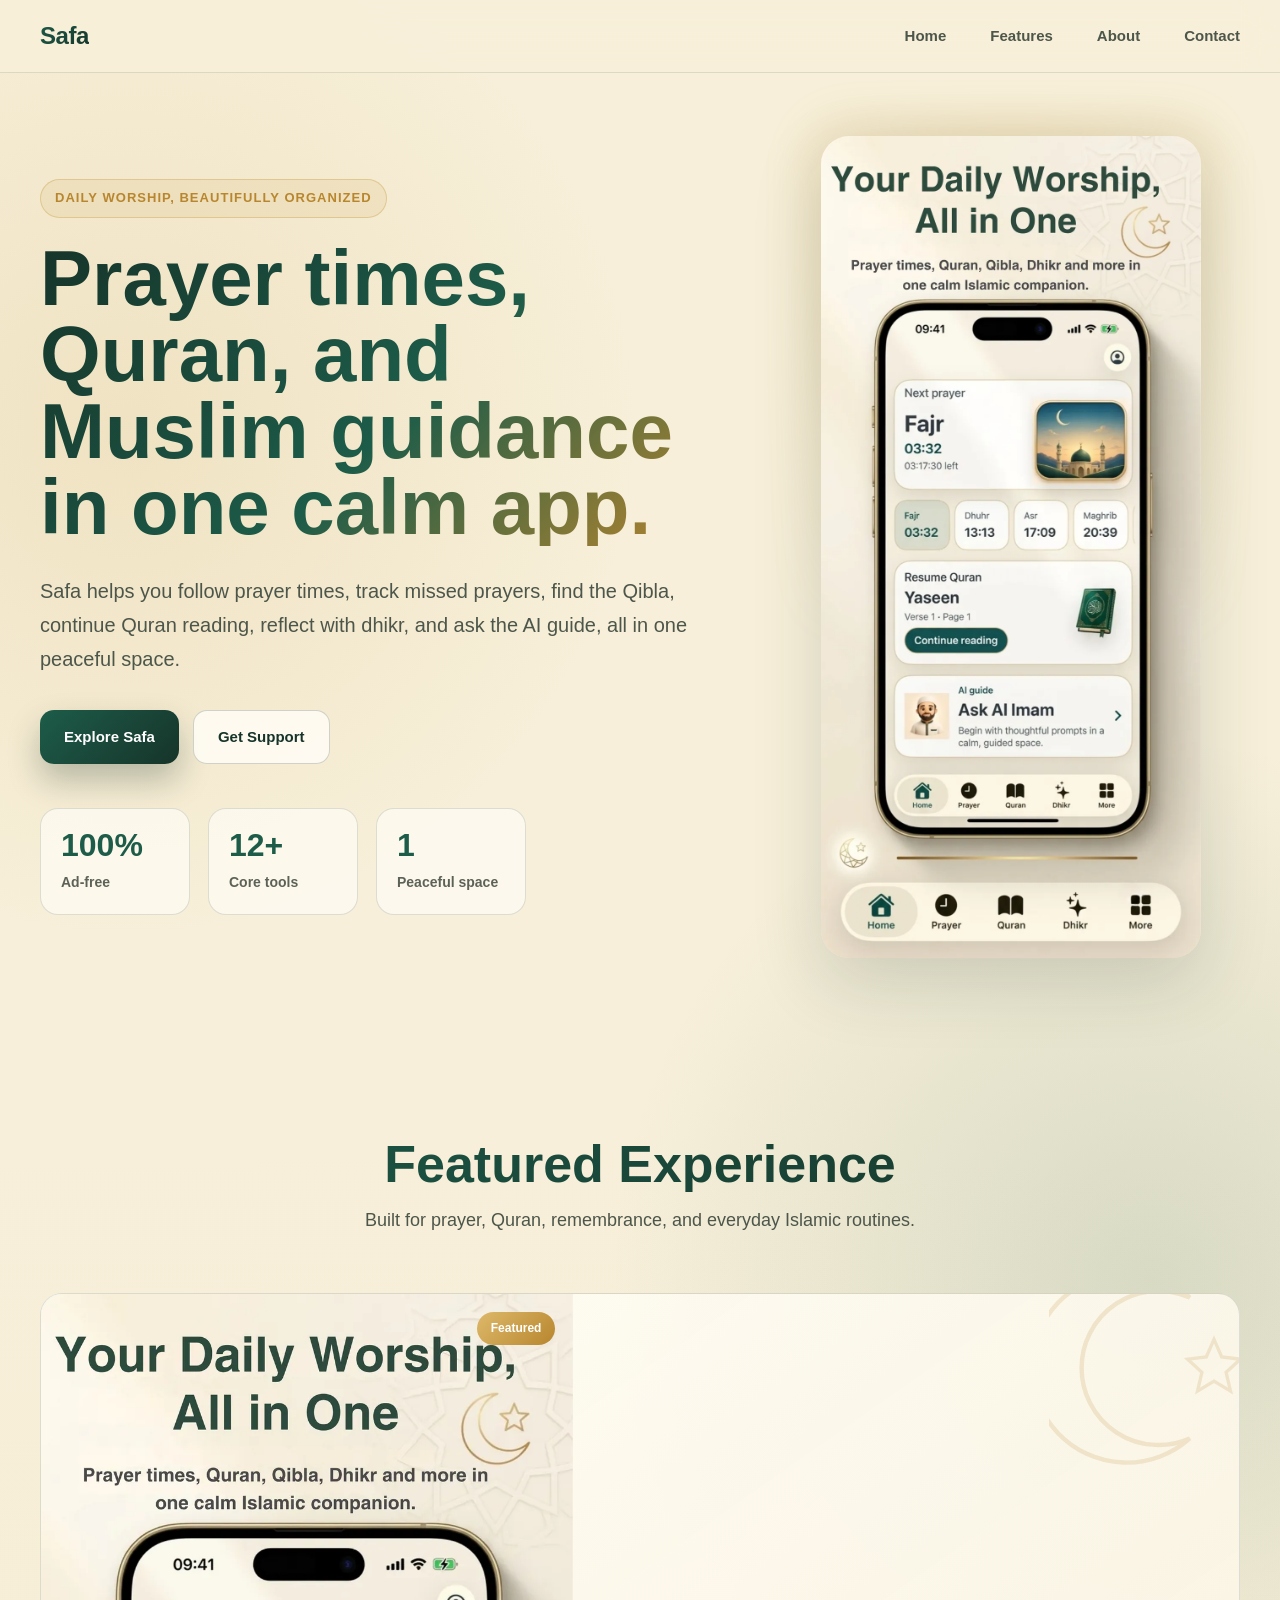
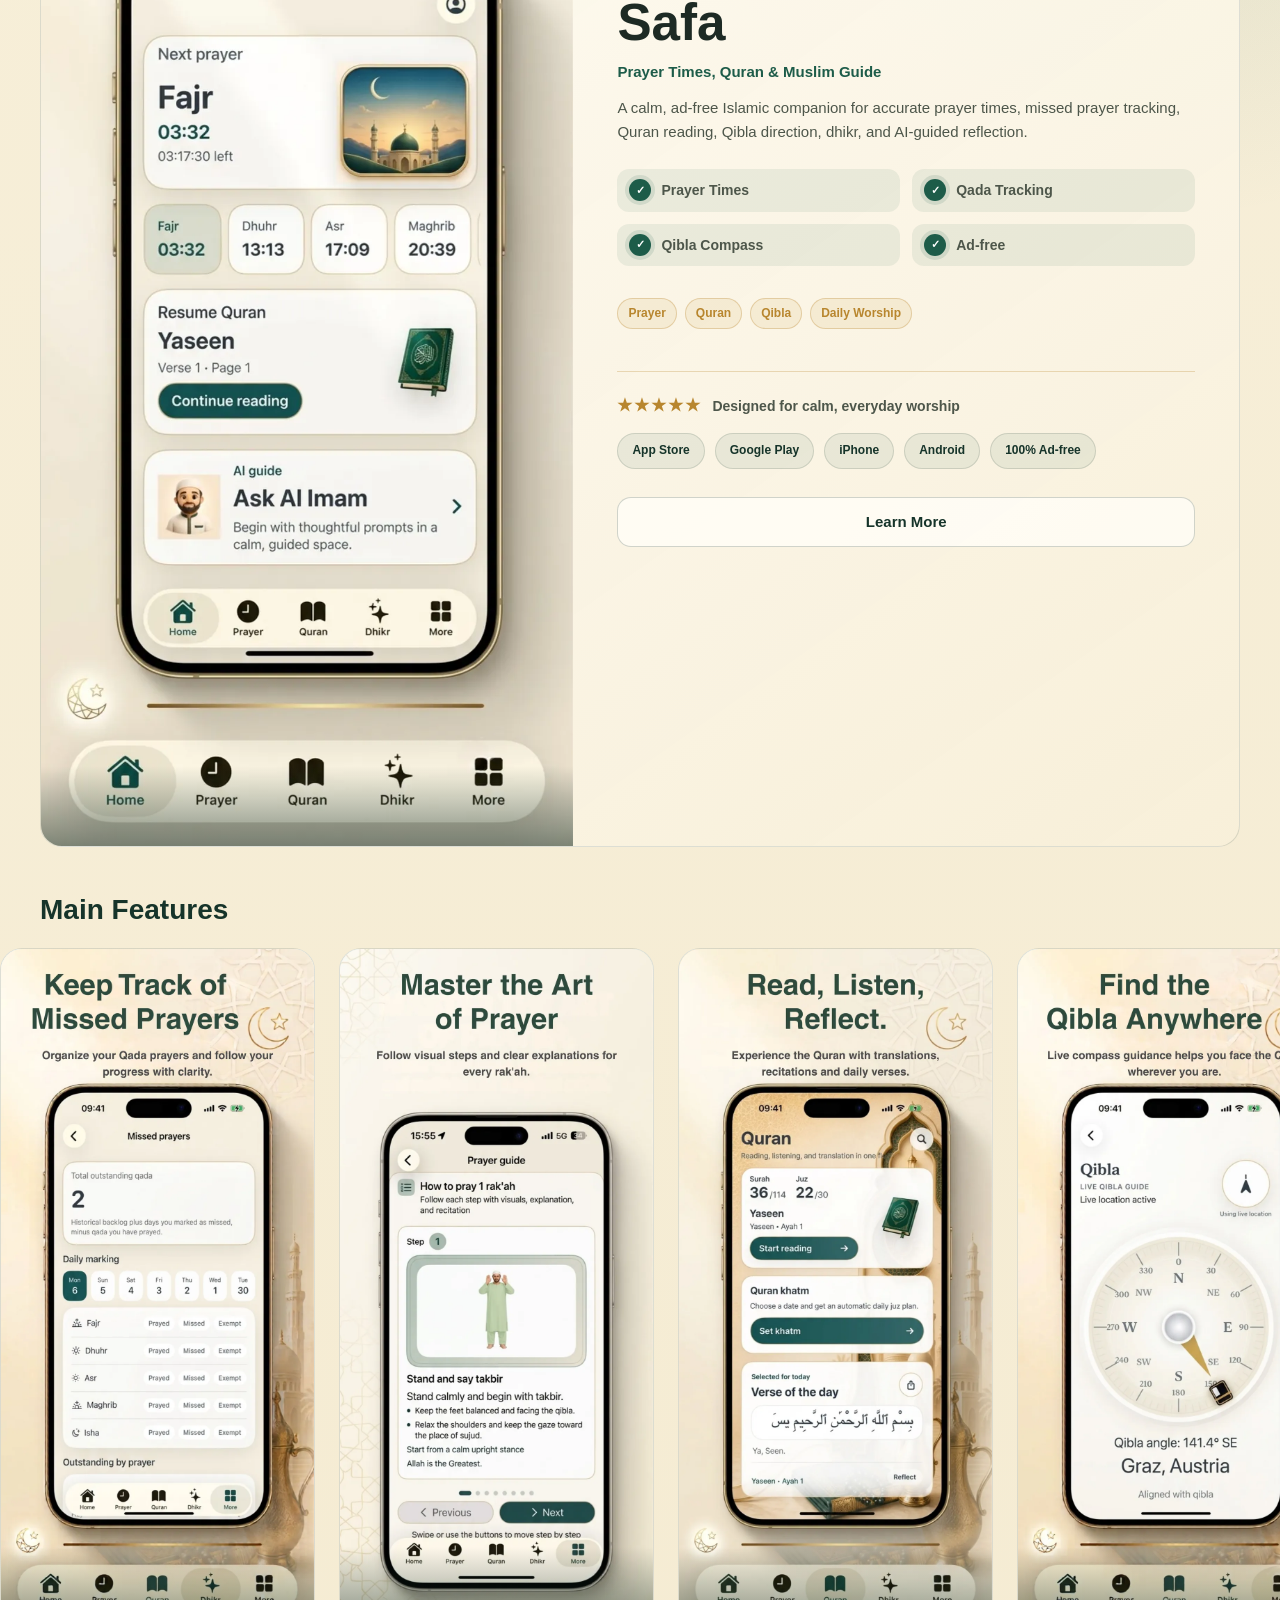
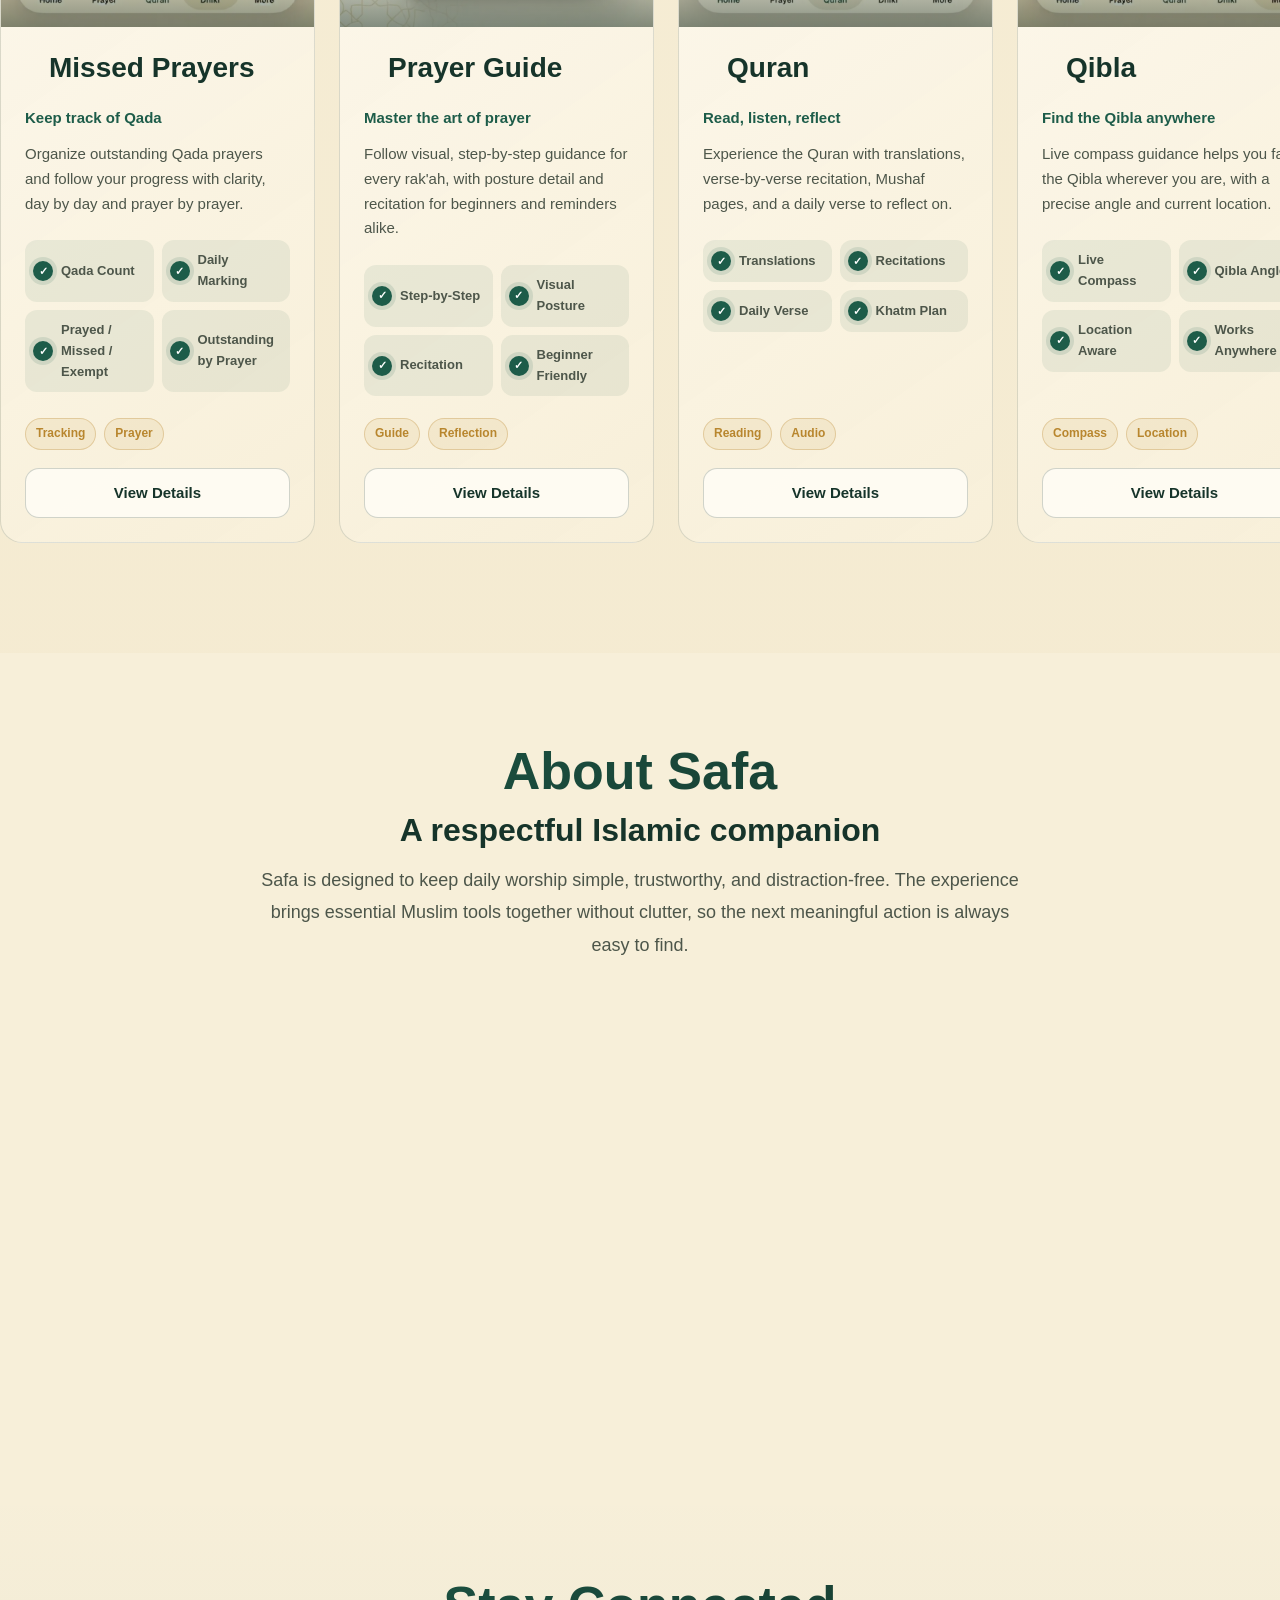
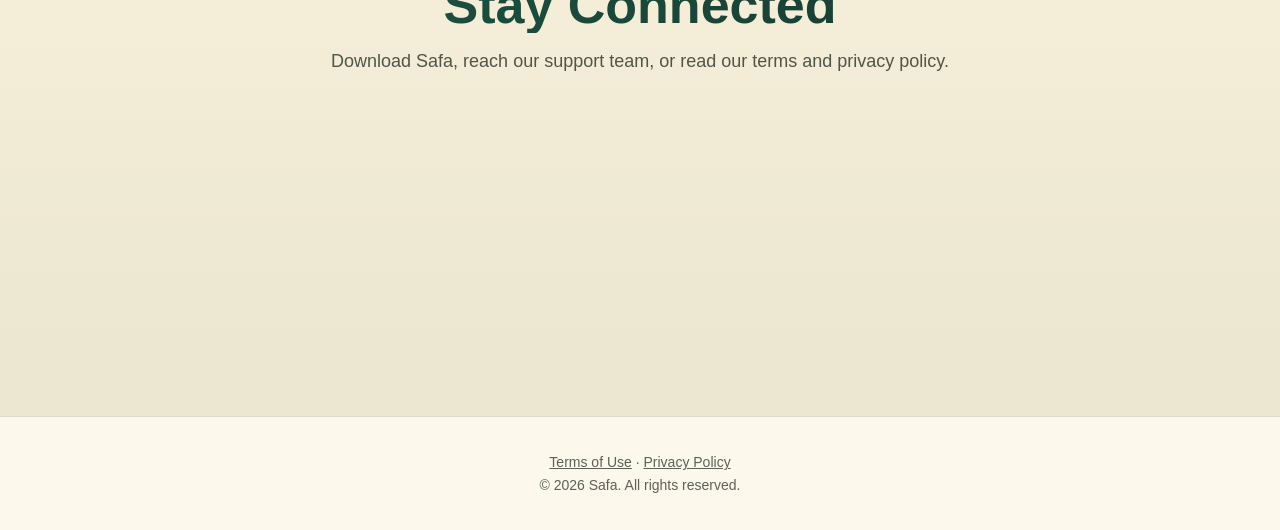
<file: index.html>
<!DOCTYPE html>
<html lang="en">

<head>
    <meta charset="UTF-8">
    <meta name="viewport" content="width=device-width, initial-scale=1.0">
    <title>Safa - Prayer Times, Quran & Muslim Guide</title>
    <meta name="description" content="Safa is a calm Islamic companion for prayer times, Quran reading, Qibla, dhikr, Ramadan, Jumuah preparation, and daily Muslim guidance.">
    <meta name="keywords" content="Safa, prayer times, Quran, Qibla, dhikr, Ramadan, Jumuah, Yasin, Muslim app, Islamic guide">
    <meta name="author" content="Safa">
    <meta name="robots" content="index, follow">

    <meta property="og:type" content="website">
    <meta property="og:title" content="Safa - Prayer Times, Quran & Muslim Guide">
    <meta property="og:description" content="A calm, ad-free Islamic companion for daily worship.">
    <meta property="og:image" content="images/hero-home.webp">

    <link rel="stylesheet" href="style.css">
</head>

<body>
    <nav class="navbar">
        <div class="container nav-inner">
            <a href="#home" class="brand">Safa</a>
            <ul class="nav-menu">
                <li><a href="#home">Home</a></li>
                <li><a href="#features">Features</a></li>
                <li><a href="#about">About</a></li>
                <li><a href="#contact">Contact</a></li>
            </ul>
            <button class="hamburger" type="button" aria-label="Open navigation">
                <span></span>
                <span></span>
                <span></span>
            </button>
        </div>
    </nav>

    <main>
        <section id="home" class="hero">
            <div class="container hero-grid">
                <div class="hero-content">
                    <p class="eyebrow">Daily worship, beautifully organized</p>
                    <h1 class="hero-title">Prayer times, Quran, and Muslim guidance in one calm app.</h1>
                    <p class="hero-subtitle">Safa helps you follow prayer times, track missed prayers, find the Qibla, continue Quran reading, reflect with dhikr, and ask the AI guide, all in one peaceful space.</p>
                    <div class="hero-actions">
                        <a class="btn btn-primary" href="#features">Explore Safa</a>
                        <a class="btn btn-secondary" href="#contact">Get Support</a>
                    </div>
                    <div class="hero-stats" aria-label="Safa highlights">
                        <div class="stat">
                            <strong>100%</strong>
                            <span>Ad-free</span>
                        </div>
                        <div class="stat">
                            <strong>12+</strong>
                            <span>Core tools</span>
                        </div>
                        <div class="stat">
                            <strong>1</strong>
                            <span>Peaceful space</span>
                        </div>
                    </div>
                </div>
                <div class="hero-phone" aria-label="Safa app screenshot">
                    <img src="images/hero-home.webp" alt="Safa home screen showing prayer times, Quran progress, and Ask Al Imam">
                </div>
            </div>
        </section>

        <section id="features" class="projects">
            <div class="container">
                <h2 class="section-title">Featured Experience</h2>
                <p class="section-subtitle">Built for prayer, Quran, remembrance, and everyday Islamic routines.</p>
                <div class="projects-grid" id="projectsGrid"></div>
            </div>
        </section>

        <section id="about" class="about">
            <div class="container">
                <h2 class="section-title">About Safa</h2>
                <div class="about-content">
                    <div class="about-intro">
                        <h3>A respectful Islamic companion</h3>
                        <p class="about-lead">Safa is designed to keep daily worship simple, trustworthy, and distraction-free. The experience brings essential Muslim tools together without clutter, so the next meaningful action is always easy to find.</p>
                    </div>

                    <div class="achievements-grid">
                        <div class="achievement-card">
                            <span class="achievement-number">5</span>
                            <span class="achievement-label">Daily prayers</span>
                        </div>
                        <div class="achievement-card">
                            <span class="achievement-number">Qada</span>
                            <span class="achievement-label">Missed prayer tracking</span>
                        </div>
                        <div class="achievement-card">
                            <span class="achievement-number">Qibla</span>
                            <span class="achievement-label">Direction and angle</span>
                        </div>
                        <div class="achievement-card">
                            <span class="achievement-number">AI</span>
                            <span class="achievement-label">Guided prompts</span>
                        </div>
                    </div>

                    <div class="story-grid">
                        <article class="story-card">
                            <h4>Designed for clarity</h4>
                            <p>Prayer times, Quran progress, and daily tools are presented with a calm visual rhythm, helping users understand what matters now without digging through menus.</p>
                        </article>
                        <article class="story-card">
                            <h4>Built around trust</h4>
                            <p>The app avoids noisy ads and unnecessary distractions. Safa focuses on respectful guidance, clean navigation, and practical Islamic utility.</p>
                        </article>
                        <article class="story-card">
                            <h4>Ready for everyday use</h4>
                            <p>From Fajr reminders to missed prayer tracking, Qibla guidance, Quran recitation, and daily dhikr, Safa supports repeated daily use with a gentle interface.</p>
                        </article>
                    </div>
                </div>
            </div>
        </section>

        <section id="contact" class="contact">
            <div class="container">
                <h2 class="section-title">Stay Connected</h2>
                <p class="section-subtitle">Download Safa, reach our support team, or read our terms and privacy policy.</p>
                <div class="contact-methods">
                    <a href="https://apps.apple.com/app/id6775585908" target="_blank" rel="noopener noreferrer" class="contact-card">
                        <span class="contact-icon">App</span>
                        <h3>App Store</h3>
                        <p>Download Safa</p>
                    </a>
                    <a href="https://play.google.com/store/apps/details?id=com.iso.safa" target="_blank" rel="noopener noreferrer" class="contact-card">
                        <span class="contact-icon">Play</span>
                        <h3>Google Play</h3>
                        <p>Download Safa</p>
                    </a>
                    <a href="mailto:TuranliApp@gmail.com" class="contact-card">
                        <span class="contact-icon">Mail</span>
                        <h3>Support</h3>
                        <p>TuranliApp@gmail.com</p>
                    </a>
                    <a href="#features" class="contact-card">
                        <span class="contact-icon">Guide</span>
                        <h3>Product</h3>
                        <p>Prayer, Quran, Qibla, dhikr</p>
                    </a>
                </div>
            </div>
        </section>
    </main>

    <footer class="footer">
        <div class="container">
            <p><a href="terms.html">Terms of Use</a> &middot; <a href="https://ilgiso91.github.io/privacypolicy.github.io/">Privacy Policy</a></p>
            <p>&copy; 2026 Safa. All rights reserved.</p>
        </div>
    </footer>

    <div id="projectModal" class="modal" aria-hidden="true">
        <div class="modal-content" role="dialog" aria-modal="true" aria-labelledby="modalTitle">
            <button class="modal-close" type="button" aria-label="Close details">&times;</button>
            <div id="modalBody"></div>
        </div>
    </div>

    <script src="script.js"></script>
</body>

</html>
</file>
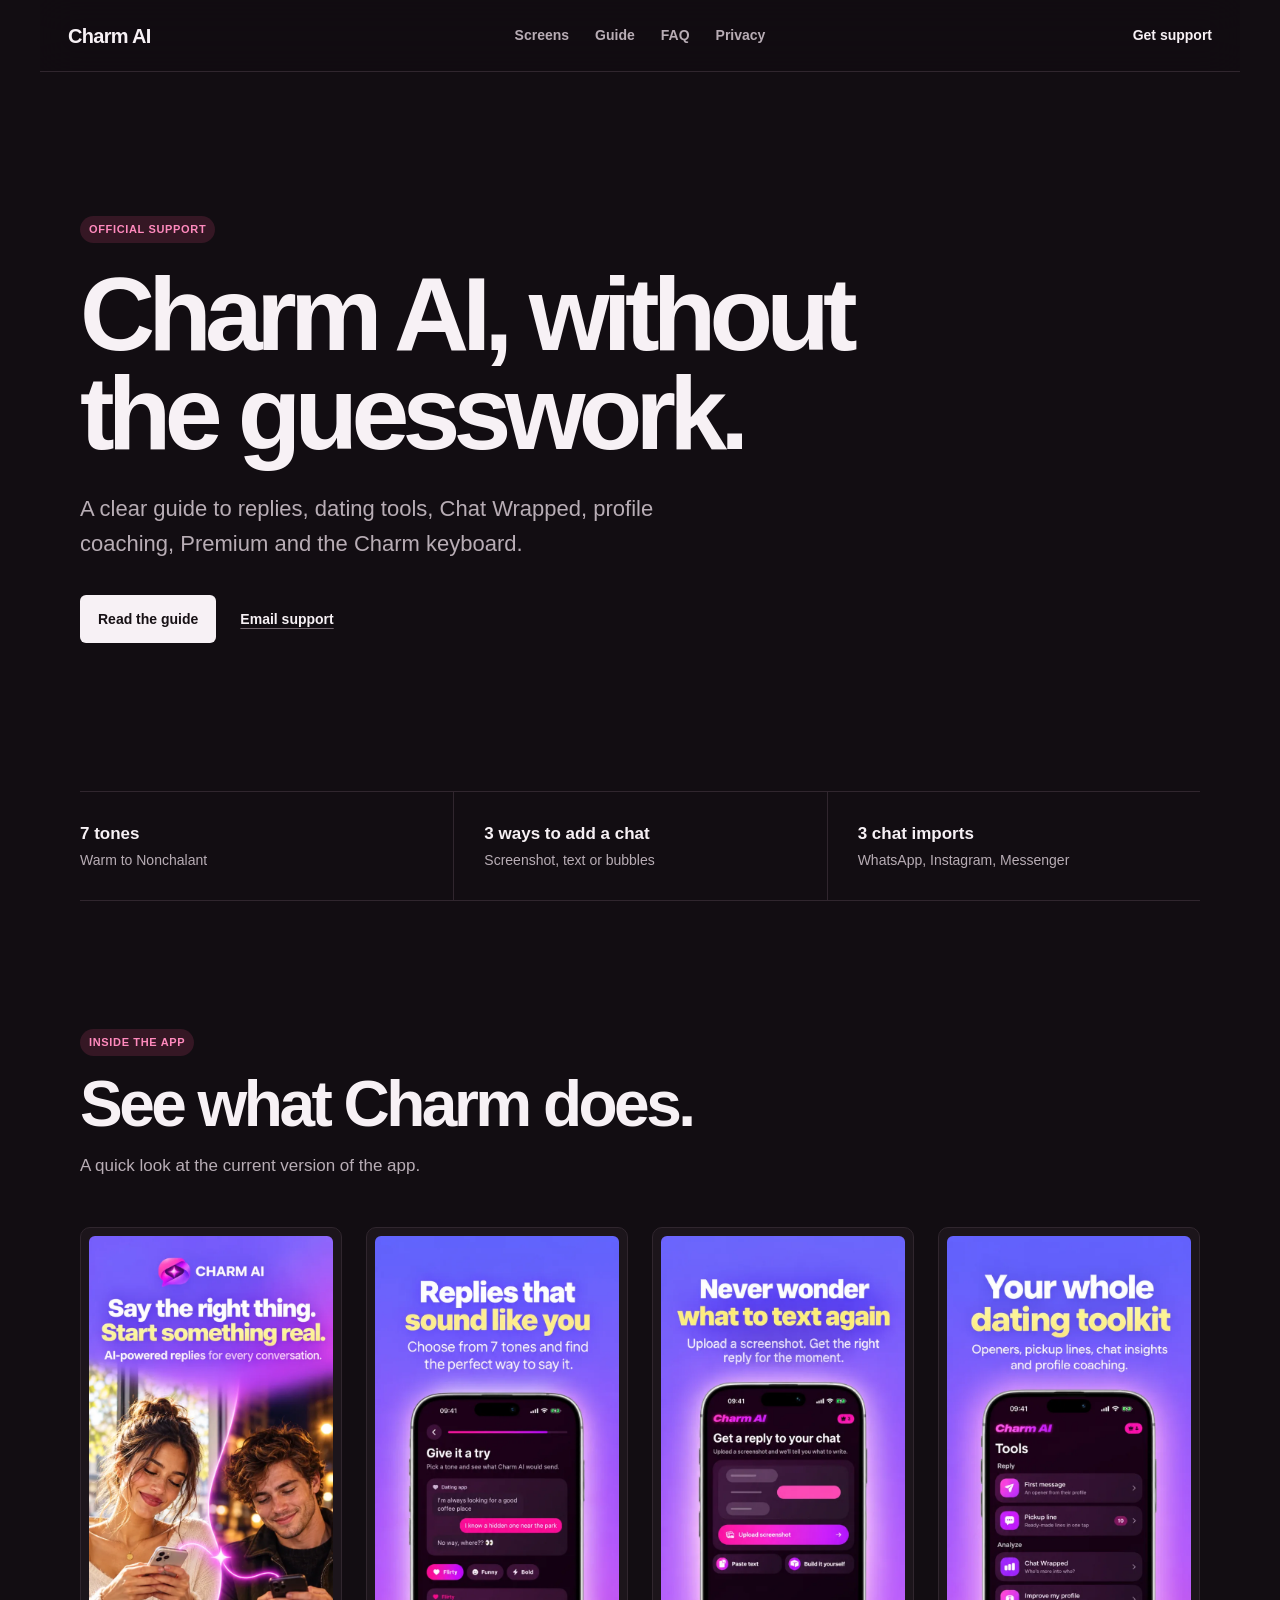
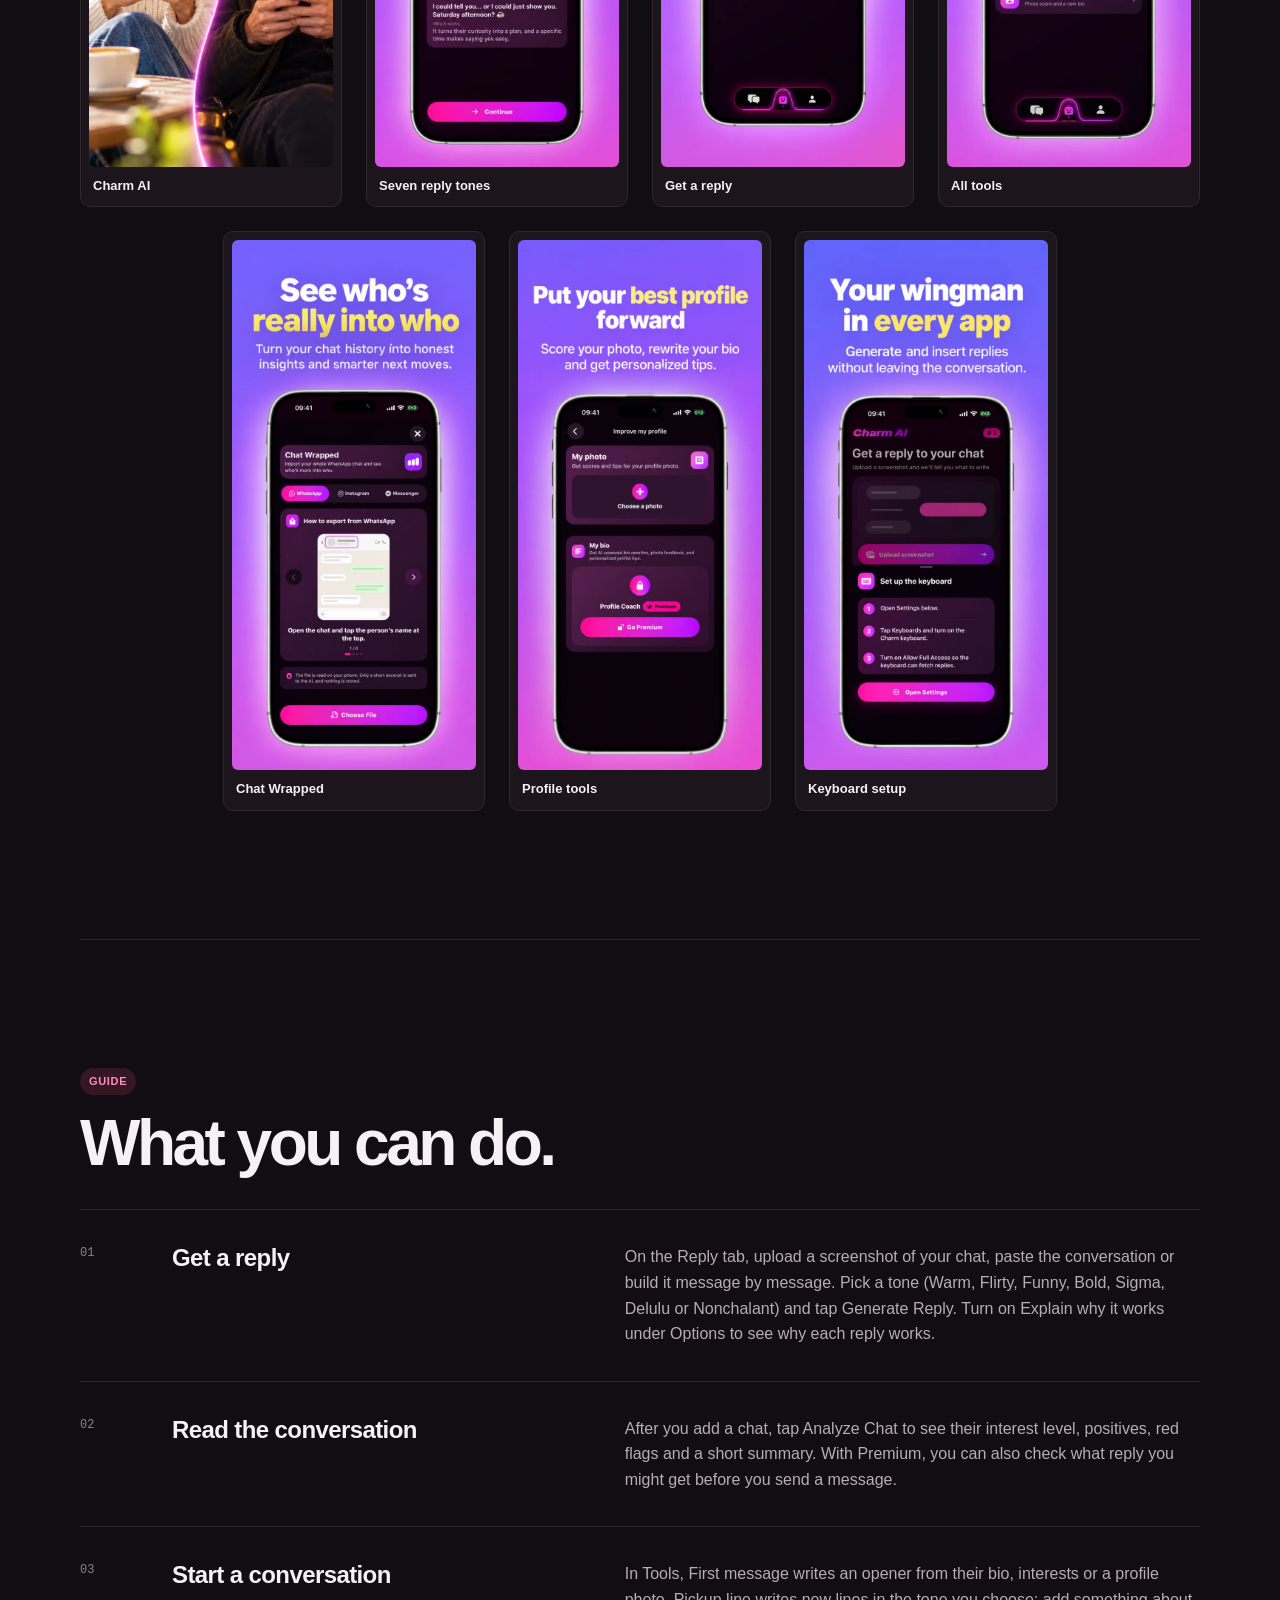
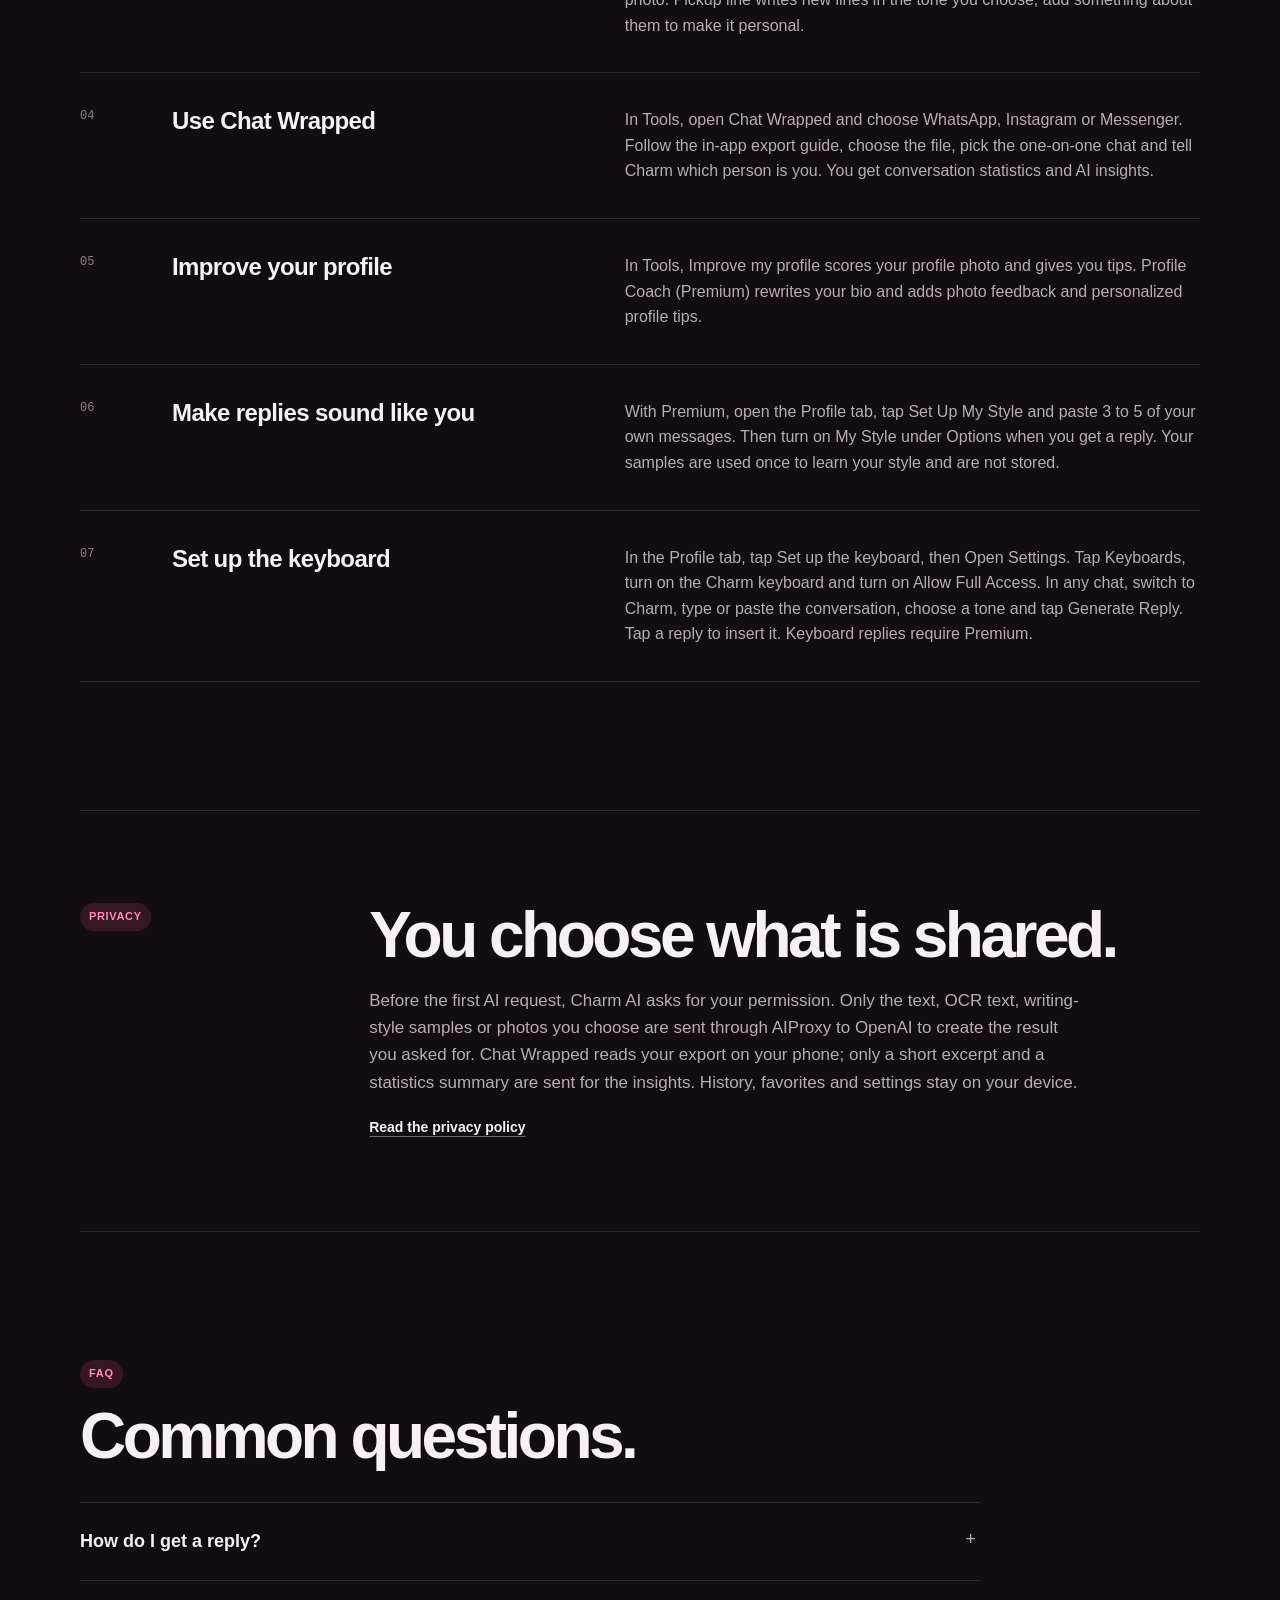
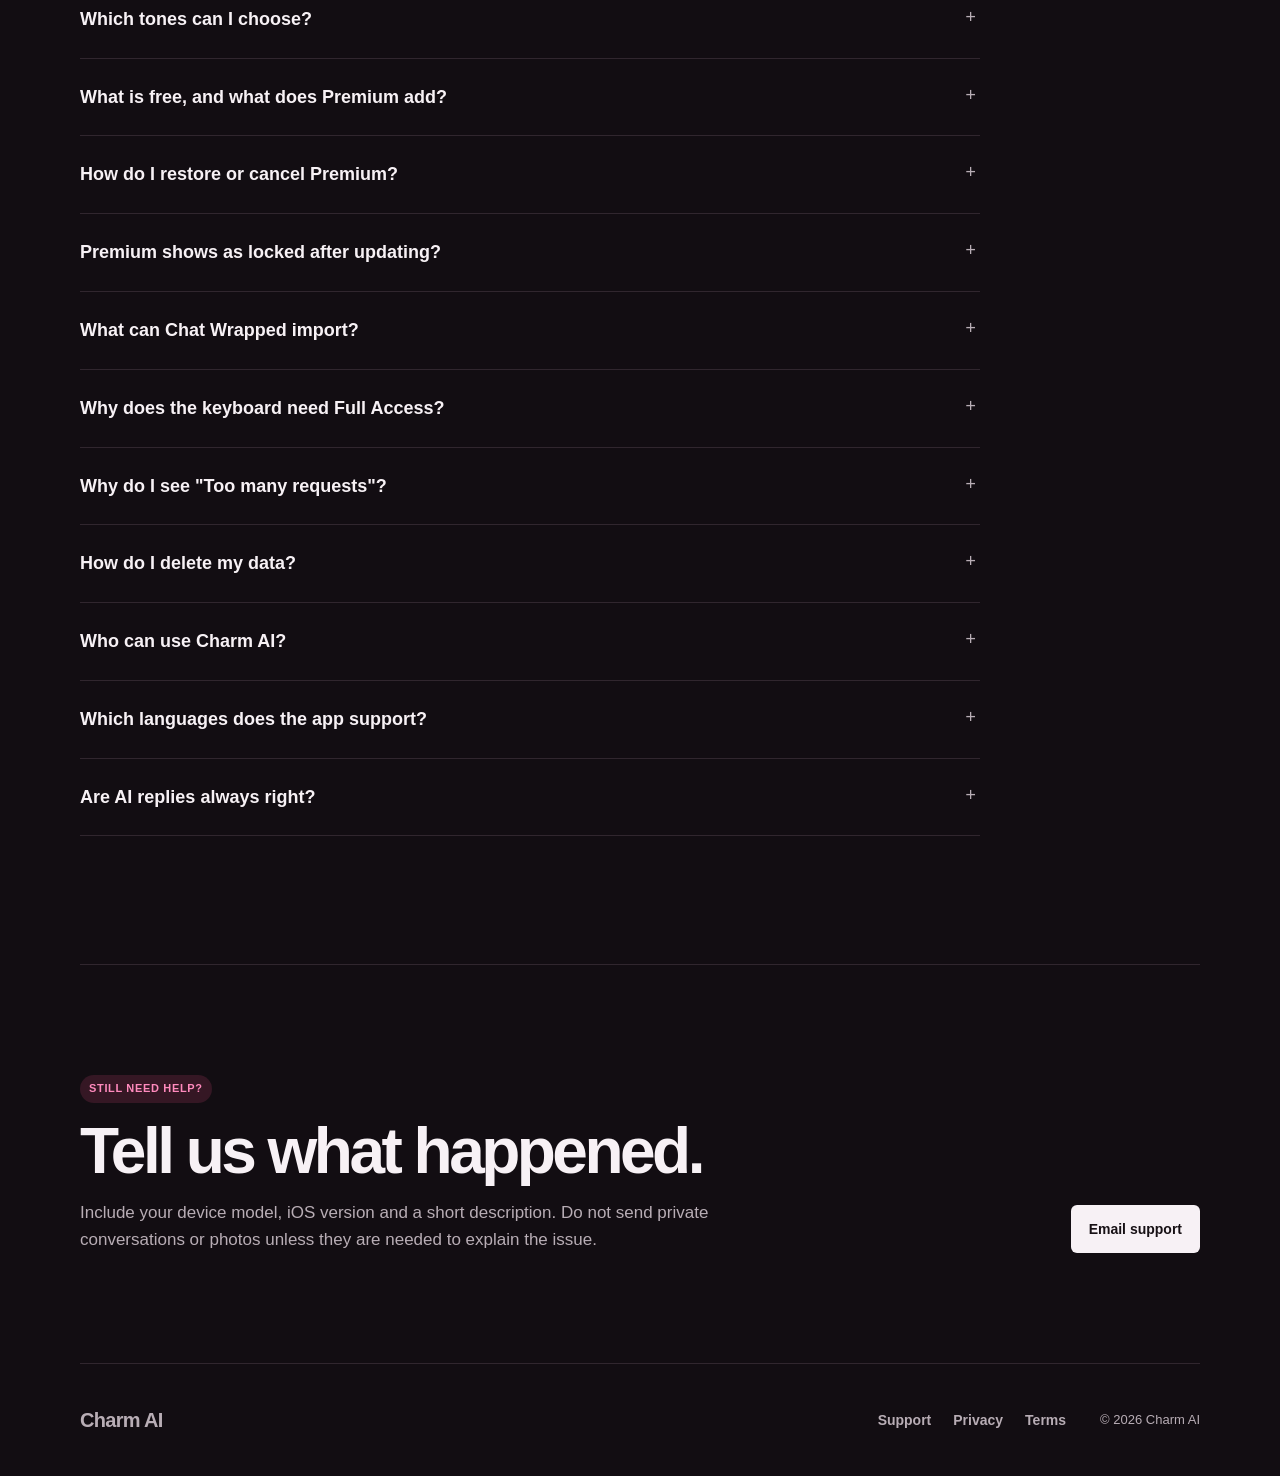
<file: charm-ai/index.html>
<!DOCTYPE html>
<html lang="en">

<head>
    <meta charset="UTF-8">
    <meta name="viewport" content="width=device-width, initial-scale=1.0">
    <title>Charm AI Support</title>
    <meta name="description" content="Official Charm AI support. Learn how to get replies, use Chat Wrapped, improve your profile, manage Premium and set up the keyboard.">
    <meta name="author" content="Charm AI">
    <meta name="robots" content="index, follow">
    <meta name="theme-color" content="#120d12">

    <meta property="og:type" content="website">
    <meta property="og:title" content="Charm AI Support">
    <meta property="og:description" content="Help with replies, first messages, Chat Wrapped, profile tools, Premium and the Charm AI keyboard.">
    <meta property="og:image" content="https://ilgiso91.github.io/SafaWebsite/charm-ai/images/charm-ai-01-hero.webp">

    <link rel="stylesheet" href="style.css?v=20261006-1">
</head>

<body>
    <a class="skip-link" href="#content">Skip to content</a>

    <header class="site-header">
        <a class="brand" href="#top">Charm AI</a>
        <nav class="nav-links" aria-label="Main navigation">
            <a href="#screens">Screens</a>
            <a href="#guide">Guide</a>
            <a href="#faq">FAQ</a>
            <a href="https://ilgiso91.github.io/turanli-privacy/charm-ai.html">Privacy</a>
        </nav>
        <a class="header-support" href="mailto:TuranliApp@gmail.com?subject=Charm%20AI%20Support">Get support</a>
    </header>

    <main id="content">
        <section id="top" class="hero">
            <p class="kicker">Official support</p>
            <h1>Charm AI, without the guesswork.</h1>
            <p class="hero-copy">A clear guide to replies, dating tools, Chat Wrapped, profile coaching, Premium and the Charm keyboard.</p>
            <div class="hero-actions">
                <a class="button" href="#guide">Read the guide</a>
                <a class="text-link" href="mailto:TuranliApp@gmail.com?subject=Charm%20AI%20Support">Email support</a>
            </div>
        </section>

        <section class="quick-facts" aria-label="Charm AI overview">
            <div>
                <strong>7 tones</strong>
                <span>Warm to Nonchalant</span>
            </div>
            <div>
                <strong>3 ways to add a chat</strong>
                <span>Screenshot, text or bubbles</span>
            </div>
            <div>
                <strong>3 chat imports</strong>
                <span>WhatsApp, Instagram, Messenger</span>
            </div>
        </section>

        <section id="screens" class="screens-section">
            <div class="section-heading">
                <p class="kicker">Inside the app</p>
                <h2>See what Charm does.</h2>
                <p>A quick look at the current version of the app.</p>
            </div>

            <div class="screen-grid" aria-label="Charm AI app screens">
                <figure>
                    <img src="images/charm-ai-01-hero.webp" width="660" height="1434" alt="Charm AI introduction" loading="eager">
                    <figcaption>Charm AI</figcaption>
                </figure>
                <figure>
                    <img src="images/charm-ai-02-tones.webp" width="660" height="1434" alt="Charm AI tone choices and reply preview" loading="lazy">
                    <figcaption>Seven reply tones</figcaption>
                </figure>
                <figure>
                    <img src="images/charm-ai-03-replies.webp" width="660" height="1434" alt="Upload, paste or build a conversation in Charm AI" loading="lazy">
                    <figcaption>Get a reply</figcaption>
                </figure>
                <figure>
                    <img src="images/charm-ai-04-tools.webp" width="660" height="1434" alt="Charm AI tools screen" loading="lazy">
                    <figcaption>All tools</figcaption>
                </figure>
                <figure>
                    <img src="images/charm-ai-05-wrapped.webp" width="660" height="1434" alt="Chat Wrapped import guide" loading="lazy">
                    <figcaption>Chat Wrapped</figcaption>
                </figure>
                <figure>
                    <img src="images/charm-ai-06-profile.webp" width="660" height="1434" alt="Charm AI profile photo and bio tools" loading="lazy">
                    <figcaption>Profile tools</figcaption>
                </figure>
                <figure>
                    <img src="images/charm-ai-07-keyboard.webp" width="660" height="1434" alt="Charm AI keyboard setup steps" loading="lazy">
                    <figcaption>Keyboard setup</figcaption>
                </figure>
            </div>
        </section>

        <section id="guide" class="guide-section">
            <div class="section-heading compact">
                <p class="kicker">Guide</p>
                <h2>What you can do.</h2>
            </div>

            <div class="guide-list">
                <article>
                    <span class="guide-index">01</span>
                    <div>
                        <h3>Get a reply</h3>
                        <p>On the Reply tab, upload a screenshot of your chat, paste the conversation or build it message by message. Pick a tone (Warm, Flirty, Funny, Bold, Sigma, Delulu or Nonchalant) and tap Generate Reply. Turn on Explain why it works under Options to see why each reply works.</p>
                    </div>
                </article>
                <article>
                    <span class="guide-index">02</span>
                    <div>
                        <h3>Read the conversation</h3>
                        <p>After you add a chat, tap Analyze Chat to see their interest level, positives, red flags and a short summary. With Premium, you can also check what reply you might get before you send a message.</p>
                    </div>
                </article>
                <article>
                    <span class="guide-index">03</span>
                    <div>
                        <h3>Start a conversation</h3>
                        <p>In Tools, First message writes an opener from their bio, interests or a profile photo. Pickup line writes new lines in the tone you choose; add something about them to make it personal.</p>
                    </div>
                </article>
                <article>
                    <span class="guide-index">04</span>
                    <div>
                        <h3>Use Chat Wrapped</h3>
                        <p>In Tools, open Chat Wrapped and choose WhatsApp, Instagram or Messenger. Follow the in-app export guide, choose the file, pick the one-on-one chat and tell Charm which person is you. You get conversation statistics and AI insights.</p>
                    </div>
                </article>
                <article>
                    <span class="guide-index">05</span>
                    <div>
                        <h3>Improve your profile</h3>
                        <p>In Tools, Improve my profile scores your profile photo and gives you tips. Profile Coach (Premium) rewrites your bio and adds photo feedback and personalized profile tips.</p>
                    </div>
                </article>
                <article>
                    <span class="guide-index">06</span>
                    <div>
                        <h3>Make replies sound like you</h3>
                        <p>With Premium, open the Profile tab, tap Set Up My Style and paste 3 to 5 of your own messages. Then turn on My Style under Options when you get a reply. Your samples are used once to learn your style and are not stored.</p>
                    </div>
                </article>
                <article>
                    <span class="guide-index">07</span>
                    <div>
                        <h3>Set up the keyboard</h3>
                        <p>In the Profile tab, tap Set up the keyboard, then Open Settings. Tap Keyboards, turn on the Charm keyboard and turn on Allow Full Access. In any chat, switch to Charm, type or paste the conversation, choose a tone and tap Generate Reply. Tap a reply to insert it. Keyboard replies require Premium.</p>
                    </div>
                </article>
            </div>
        </section>

        <section class="privacy-block">
            <p class="kicker">Privacy</p>
            <div>
                <h2>You choose what is shared.</h2>
                <p>Before the first AI request, Charm AI asks for your permission. Only the text, OCR text, writing-style samples or photos you choose are sent through AIProxy to OpenAI to create the result you asked for. Chat Wrapped reads your export on your phone; only a short excerpt and a statistics summary are sent for the insights. History, favorites and settings stay on your device.</p>
                <a class="text-link" href="https://ilgiso91.github.io/turanli-privacy/charm-ai.html">Read the privacy policy</a>
            </div>
        </section>

        <section id="faq" class="faq-section">
            <div class="section-heading compact">
                <p class="kicker">FAQ</p>
                <h2>Common questions.</h2>
            </div>

            <div class="faq-list">
                <details>
                    <summary>How do I get a reply?</summary>
                    <p>On the Reply tab, tap Upload screenshot. You can also choose Paste text or Build it yourself. Add the conversation, choose a tone and tap Generate Reply.</p>
                </details>
                <details>
                    <summary>Which tones can I choose?</summary>
                    <p>Warm, Flirty, Funny, Bold, Sigma, Delulu and Nonchalant. All seven are available on the free plan, one tone at a time. With Premium, you can get replies in up to four tones at once.</p>
                </details>
                <details>
                    <summary>What is free, and what does Premium add?</summary>
                    <p>You can try the core features without paying: a few free replies, one free first message, one free analysis (Analyze Chat, Chat Wrapped or a profile photo) and a daily set of free pickup lines. The Profile tab shows which free uses you have left. Premium adds more replies and analyses, several tones at once, Reply Prediction, Profile Coach, My Style and replies in the Charm keyboard. Premium is not unlimited: AI requests are subject to fair-use limits.</p>
                </details>
                <details>
                    <summary>How do I restore or cancel Premium?</summary>
                    <p>Purchases are made through Apple. To restore a purchase, open the Premium screen in Charm AI and tap Restore. To cancel, open the Settings app on your iPhone, tap your name, then Subscriptions, and choose Charm AI. For refunds, use Apple's <a href="https://reportaproblem.apple.com">Report a Problem</a> page.</p>
                </details>
                <details>
                    <summary>Premium shows as locked after updating?</summary>
                    <p>Close and reopen the app. If it is still locked, open the Premium screen and tap Restore. Your subscription is not affected.</p>
                </details>
                <details>
                    <summary>What can Chat Wrapped import?</summary>
                    <p>Exported one-on-one chats from WhatsApp, Instagram and Messenger. Group chats are not supported. Choose the platform and follow the in-app export guide.</p>
                </details>
                <details>
                    <summary>Why does the keyboard need Full Access?</summary>
                    <p>Full Access lets the Charm keyboard send the reply request you start and check your Premium status. It does not monitor what you type and does not send anything in the background.</p>
                </details>
                <details>
                    <summary>Why do I see "Too many requests"?</summary>
                    <p>AI requests from all users are subject to fair-use limits. If you see this message, wait a while and try again.</p>
                </details>
                <details>
                    <summary>How do I delete my data?</summary>
                    <p>Charm AI has no account. History, favorites, your writing style and settings are stored on your device. In the Profile tab, Reset All Data clears them, and deleting the app removes them. For anything else, see the <a href="https://ilgiso91.github.io/turanli-privacy/charm-ai.html">privacy policy</a> or email us.</p>
                </details>
                <details>
                    <summary>Who can use Charm AI?</summary>
                    <p>Charm AI is for adults aged 18 or older.</p>
                </details>
                <details>
                    <summary>Which languages does the app support?</summary>
                    <p>The app is available in 24 languages. You can change the language in the Profile tab.</p>
                </details>
                <details>
                    <summary>Are AI replies always right?</summary>
                    <p>No. AI can misread a chat or miss context. Read every reply before you send it, and only share conversations you are comfortable sharing.</p>
                </details>
            </div>
        </section>

        <section class="contact-section">
            <div>
                <p class="kicker">Still need help?</p>
                <h2>Tell us what happened.</h2>
                <p>Include your device model, iOS version and a short description. Do not send private conversations or photos unless they are needed to explain the issue.</p>
            </div>
            <a class="button" href="mailto:TuranliApp@gmail.com?subject=Charm%20AI%20Support">Email support</a>
        </section>
    </main>

    <footer>
        <a class="brand" href="#top">Charm AI</a>
        <div>
            <a href="mailto:TuranliApp@gmail.com?subject=Charm%20AI%20Support">Support</a>
            <a href="https://ilgiso91.github.io/turanli-privacy/charm-ai.html">Privacy</a>
            <a href="https://ilgiso91.github.io/turanli-terms/">Terms</a>
        </div>
        <p>&copy; 2026 Charm AI</p>
    </footer>

    <script src="script.js?v=20261006-1"></script>
</body>

</html>
</file>
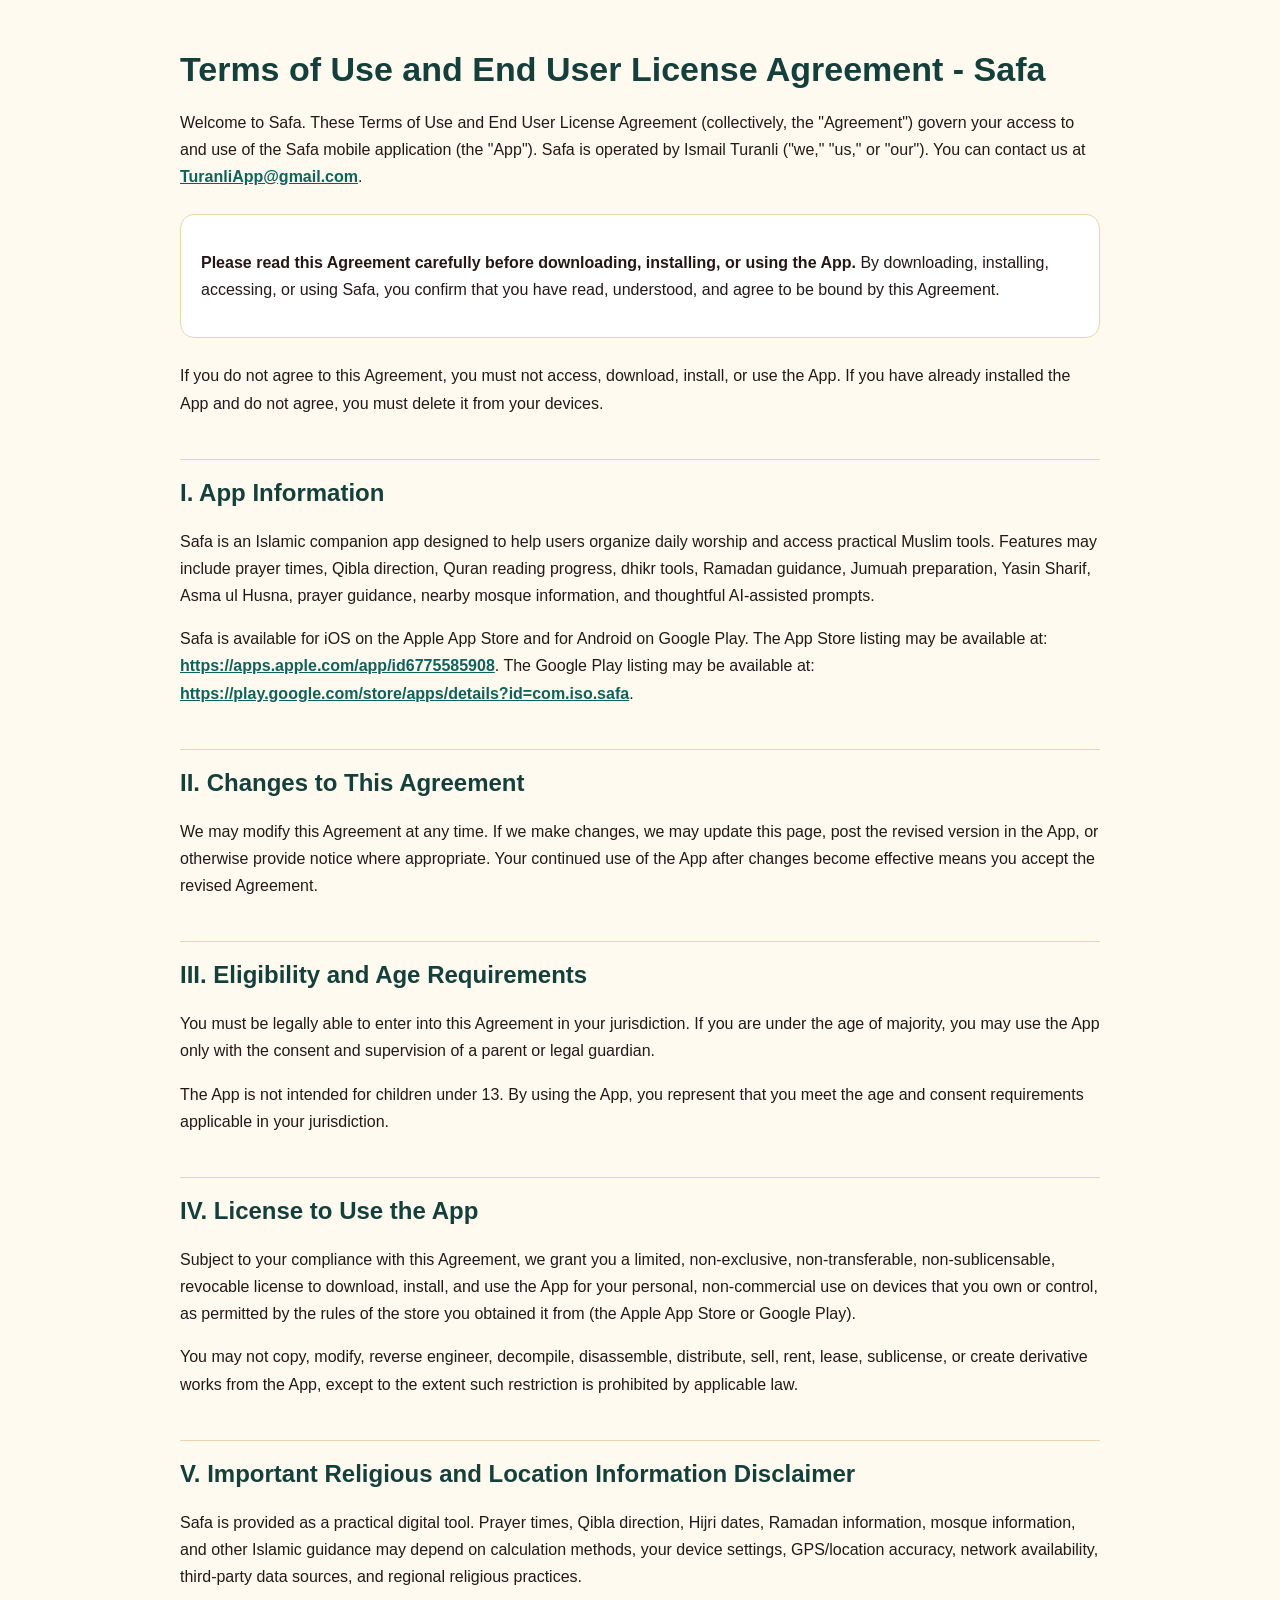
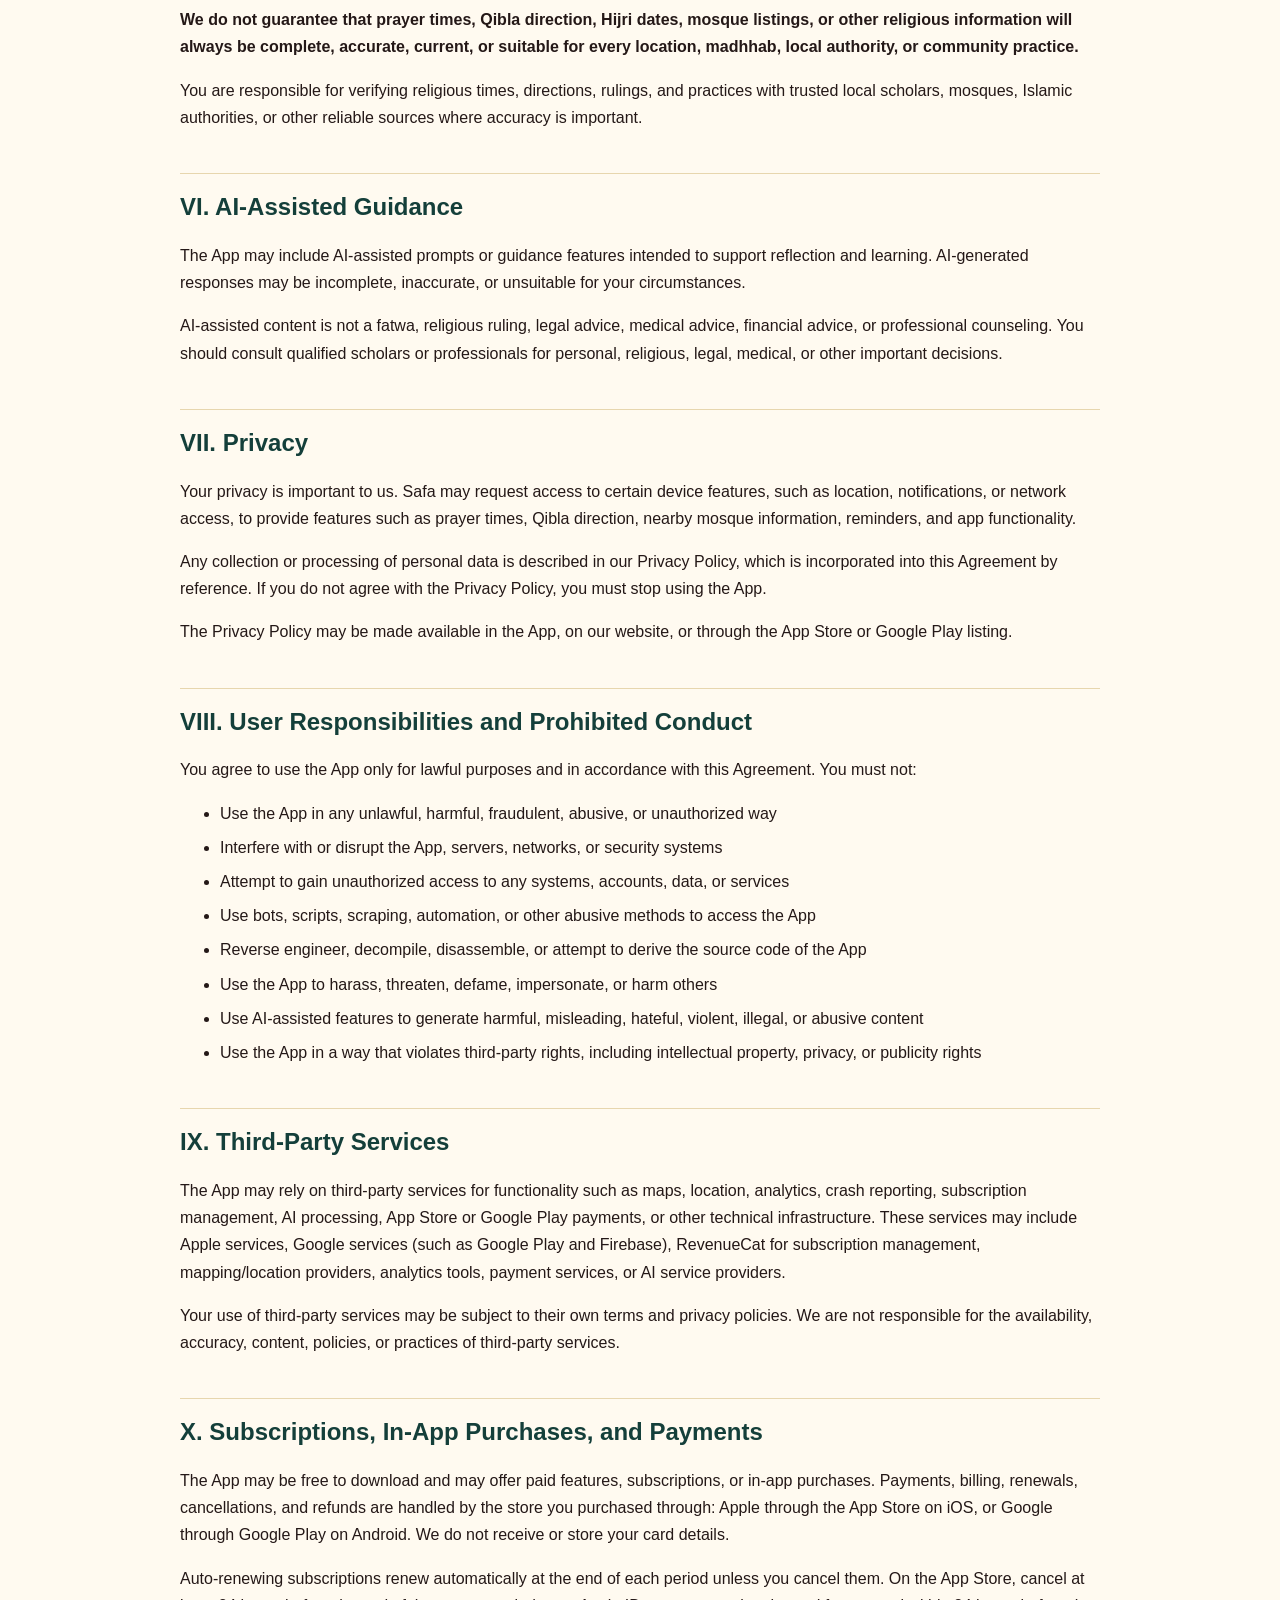
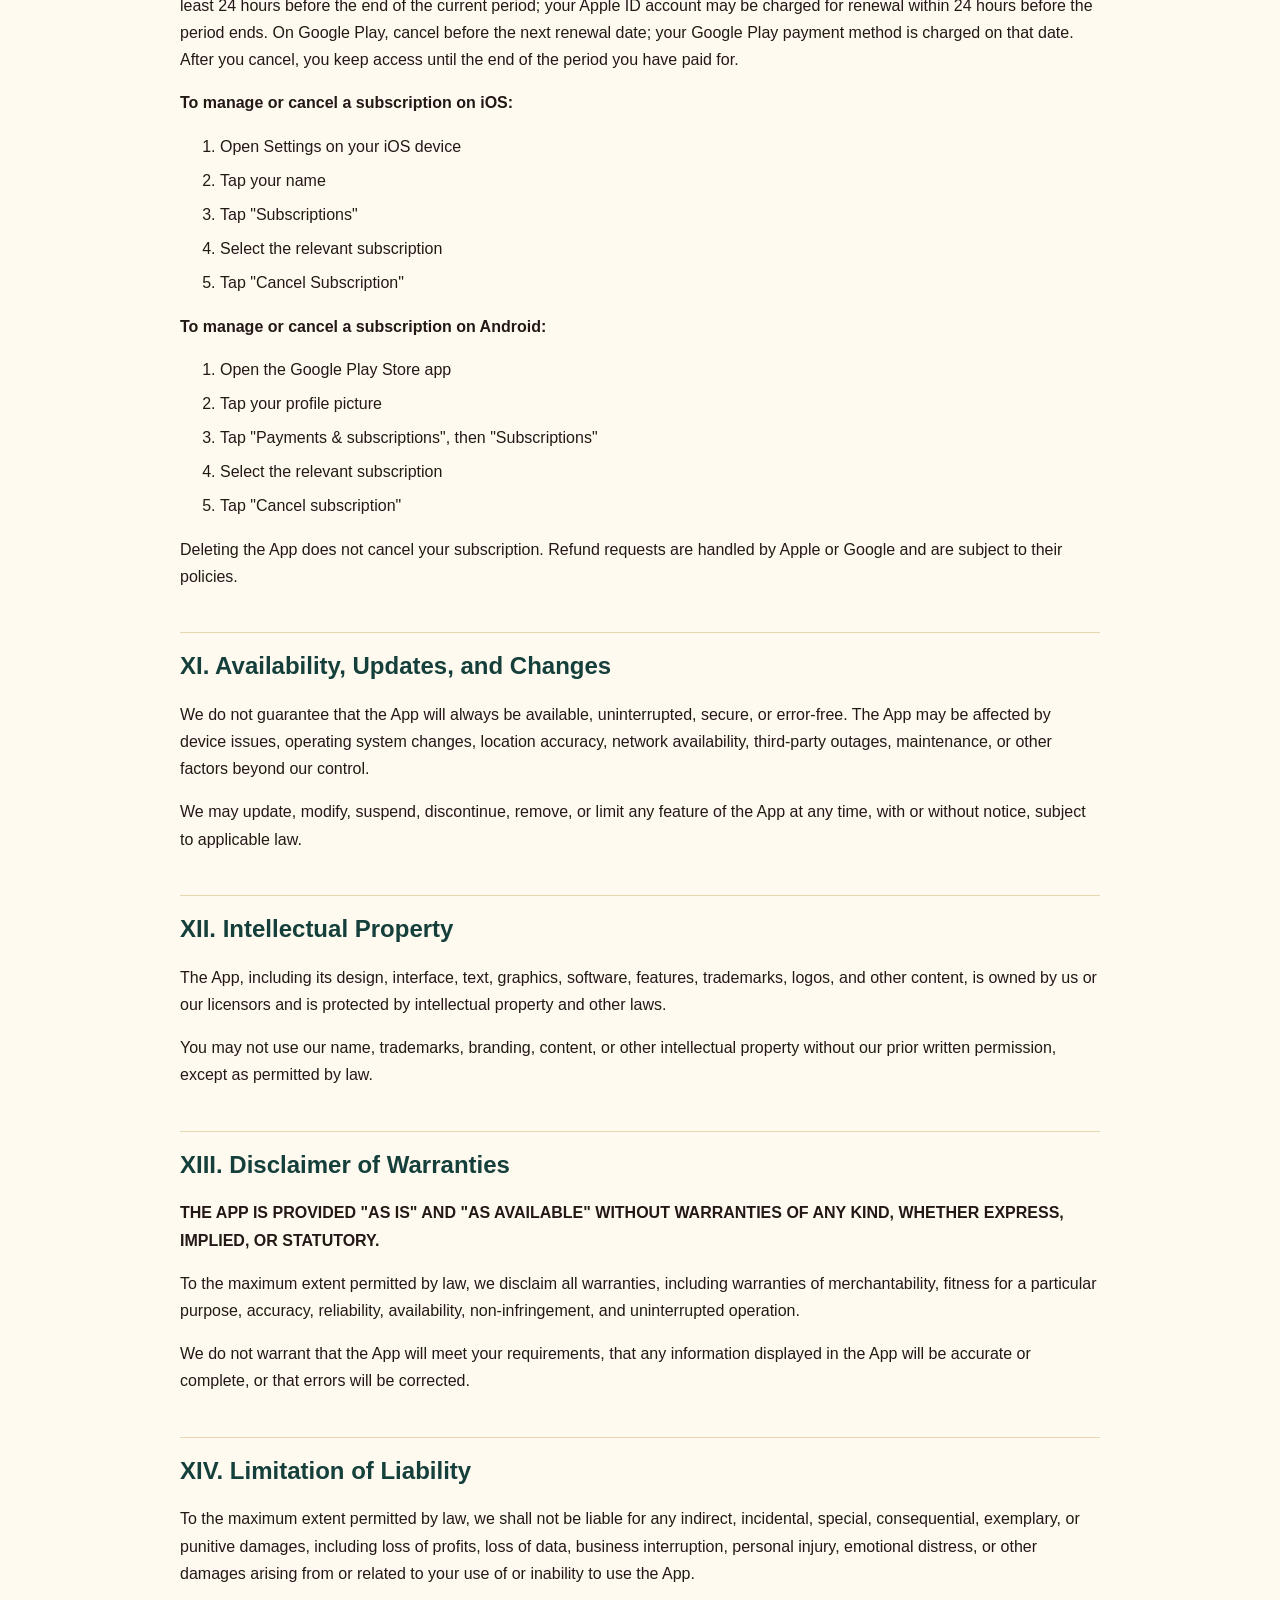
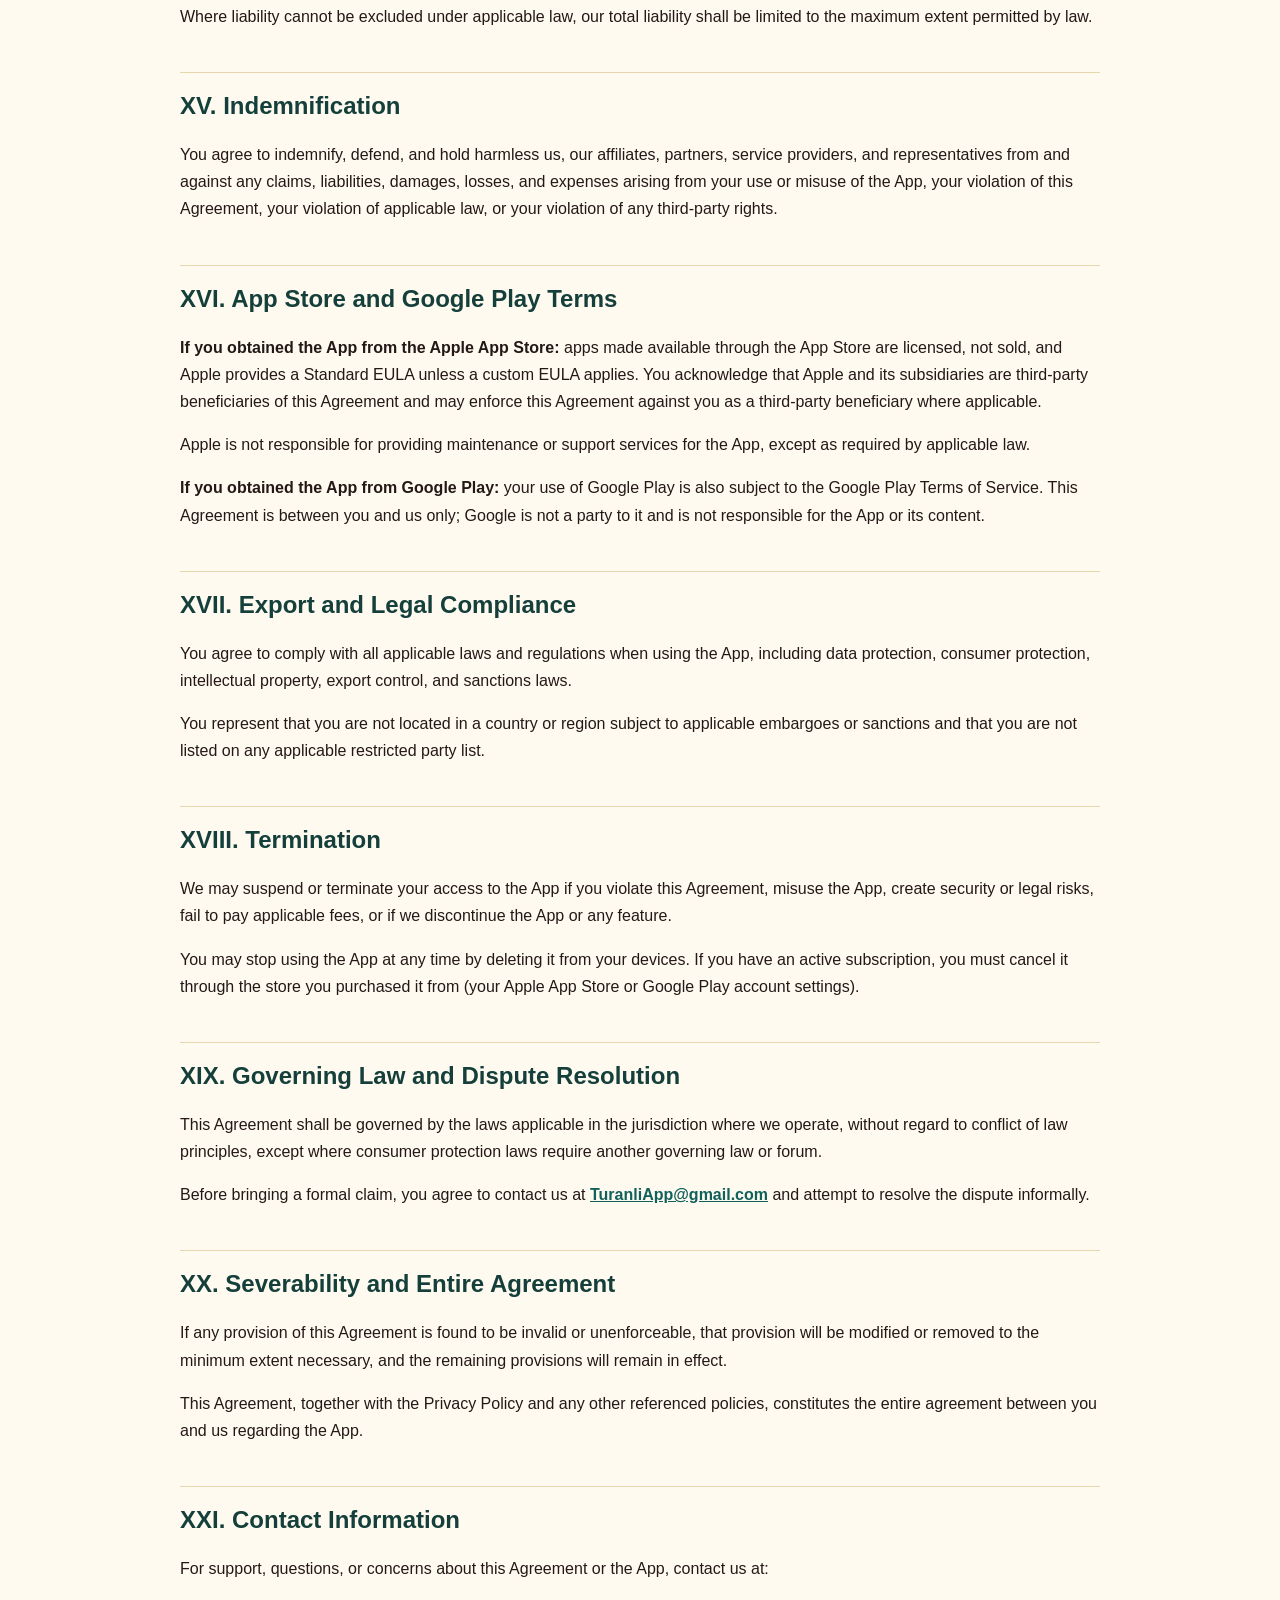
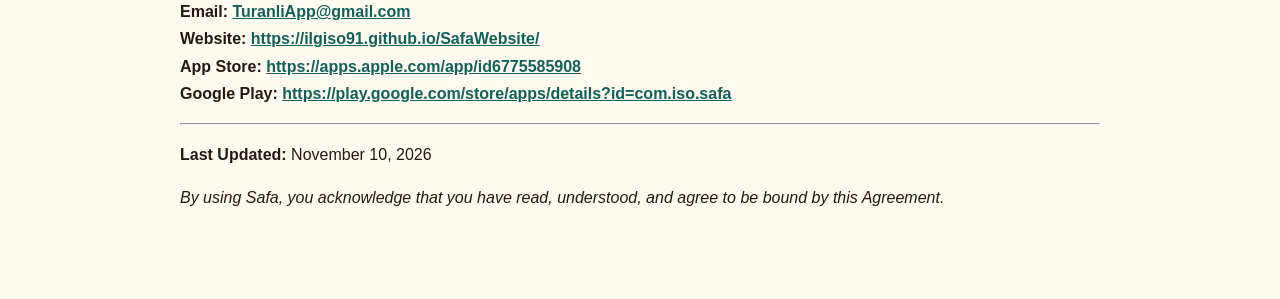
<file: terms.html>
<!DOCTYPE html>
<html lang="en">
<head>
    <title>Terms of Use and End User License Agreement - Safa</title>
    <meta charset="UTF-8">
    <meta name="viewport" content="width=device-width, initial-scale=1.0">
    <meta name="description" content="Terms of Use and End User License Agreement for Safa.">
    <style>
        body {
            font-family: -apple-system, BlinkMacSystemFont, "Segoe UI", Roboto, Helvetica, Arial, sans-serif;
            background: #fffaf0;
            color: #241817;
            line-height: 1.7;
            margin: 0;
            padding: 0;
        }

        main {
            max-width: 920px;
            margin: 0 auto;
            padding: 48px 22px 72px;
        }

        h1, h2, h3 {
            line-height: 1.25;
            color: #143f3a;
        }

        h1 {
            font-size: 34px;
            margin: 0 0 18px;
        }

        h2 {
            margin-top: 42px;
            padding-top: 18px;
            border-top: 1px solid #e7d6ae;
            font-size: 24px;
        }

        h3 {
            margin-top: 26px;
            font-size: 19px;
        }

        a {
            color: #0f615a;
            font-weight: 700;
        }

        .notice {
            background: #ffffff;
            border: 1px solid #e7d6ae;
            border-radius: 14px;
            padding: 18px 20px;
            margin: 24px 0;
        }

        li {
            margin: 7px 0;
        }
    </style>
</head>
<body>
<main>
    <h1>Terms of Use and End User License Agreement - Safa</h1>

    <p>Welcome to Safa. These Terms of Use and End User License Agreement (collectively, the "Agreement") govern your access to and use of the Safa mobile application (the "App"). Safa is operated by Ismail Turanli ("we," "us," or "our"). You can contact us at <a href="mailto:TuranliApp@gmail.com">TuranliApp@gmail.com</a>.</p>

    <div class="notice">
        <p><strong>Please read this Agreement carefully before downloading, installing, or using the App.</strong> By downloading, installing, accessing, or using Safa, you confirm that you have read, understood, and agree to be bound by this Agreement.</p>
    </div>

    <p>If you do not agree to this Agreement, you must not access, download, install, or use the App. If you have already installed the App and do not agree, you must delete it from your devices.</p>

    <h2>I. App Information</h2>

    <p>Safa is an Islamic companion app designed to help users organize daily worship and access practical Muslim tools. Features may include prayer times, Qibla direction, Quran reading progress, dhikr tools, Ramadan guidance, Jumuah preparation, Yasin Sharif, Asma ul Husna, prayer guidance, nearby mosque information, and thoughtful AI-assisted prompts.</p>

    <p>Safa is available for iOS on the Apple App Store and for Android on Google Play. The App Store listing may be available at: <a href="https://apps.apple.com/app/id6775585908">https://apps.apple.com/app/id6775585908</a>. The Google Play listing may be available at: <a href="https://play.google.com/store/apps/details?id=com.iso.safa">https://play.google.com/store/apps/details?id=com.iso.safa</a>.</p>

    <h2>II. Changes to This Agreement</h2>

    <p>We may modify this Agreement at any time. If we make changes, we may update this page, post the revised version in the App, or otherwise provide notice where appropriate. Your continued use of the App after changes become effective means you accept the revised Agreement.</p>

    <h2>III. Eligibility and Age Requirements</h2>

    <p>You must be legally able to enter into this Agreement in your jurisdiction. If you are under the age of majority, you may use the App only with the consent and supervision of a parent or legal guardian.</p>

    <p>The App is not intended for children under 13. By using the App, you represent that you meet the age and consent requirements applicable in your jurisdiction.</p>

    <h2>IV. License to Use the App</h2>

    <p>Subject to your compliance with this Agreement, we grant you a limited, non-exclusive, non-transferable, non-sublicensable, revocable license to download, install, and use the App for your personal, non-commercial use on devices that you own or control, as permitted by the rules of the store you obtained it from (the Apple App Store or Google Play).</p>

    <p>You may not copy, modify, reverse engineer, decompile, disassemble, distribute, sell, rent, lease, sublicense, or create derivative works from the App, except to the extent such restriction is prohibited by applicable law.</p>

    <h2>V. Important Religious and Location Information Disclaimer</h2>

    <p>Safa is provided as a practical digital tool. Prayer times, Qibla direction, Hijri dates, Ramadan information, mosque information, and other Islamic guidance may depend on calculation methods, your device settings, GPS/location accuracy, network availability, third-party data sources, and regional religious practices.</p>

    <p><strong>We do not guarantee that prayer times, Qibla direction, Hijri dates, mosque listings, or other religious information will always be complete, accurate, current, or suitable for every location, madhhab, local authority, or community practice.</strong></p>

    <p>You are responsible for verifying religious times, directions, rulings, and practices with trusted local scholars, mosques, Islamic authorities, or other reliable sources where accuracy is important.</p>

    <h2>VI. AI-Assisted Guidance</h2>

    <p>The App may include AI-assisted prompts or guidance features intended to support reflection and learning. AI-generated responses may be incomplete, inaccurate, or unsuitable for your circumstances.</p>

    <p>AI-assisted content is not a fatwa, religious ruling, legal advice, medical advice, financial advice, or professional counseling. You should consult qualified scholars or professionals for personal, religious, legal, medical, or other important decisions.</p>

    <h2>VII. Privacy</h2>

    <p>Your privacy is important to us. Safa may request access to certain device features, such as location, notifications, or network access, to provide features such as prayer times, Qibla direction, nearby mosque information, reminders, and app functionality.</p>

    <p>Any collection or processing of personal data is described in our Privacy Policy, which is incorporated into this Agreement by reference. If you do not agree with the Privacy Policy, you must stop using the App.</p>

    <p>The Privacy Policy may be made available in the App, on our website, or through the App Store or Google Play listing.</p>

    <h2>VIII. User Responsibilities and Prohibited Conduct</h2>

    <p>You agree to use the App only for lawful purposes and in accordance with this Agreement. You must not:</p>
    <ul>
        <li>Use the App in any unlawful, harmful, fraudulent, abusive, or unauthorized way</li>
        <li>Interfere with or disrupt the App, servers, networks, or security systems</li>
        <li>Attempt to gain unauthorized access to any systems, accounts, data, or services</li>
        <li>Use bots, scripts, scraping, automation, or other abusive methods to access the App</li>
        <li>Reverse engineer, decompile, disassemble, or attempt to derive the source code of the App</li>
        <li>Use the App to harass, threaten, defame, impersonate, or harm others</li>
        <li>Use AI-assisted features to generate harmful, misleading, hateful, violent, illegal, or abusive content</li>
        <li>Use the App in a way that violates third-party rights, including intellectual property, privacy, or publicity rights</li>
    </ul>

    <h2>IX. Third-Party Services</h2>

    <p>The App may rely on third-party services for functionality such as maps, location, analytics, crash reporting, subscription management, AI processing, App Store or Google Play payments, or other technical infrastructure. These services may include Apple services, Google services (such as Google Play and Firebase), RevenueCat for subscription management, mapping/location providers, analytics tools, payment services, or AI service providers.</p>

    <p>Your use of third-party services may be subject to their own terms and privacy policies. We are not responsible for the availability, accuracy, content, policies, or practices of third-party services.</p>

    <h2>X. Subscriptions, In-App Purchases, and Payments</h2>

    <p>The App may be free to download and may offer paid features, subscriptions, or in-app purchases. Payments, billing, renewals, cancellations, and refunds are handled by the store you purchased through: Apple through the App Store on iOS, or Google through Google Play on Android. We do not receive or store your card details.</p>

    <p>Auto-renewing subscriptions renew automatically at the end of each period unless you cancel them. On the App Store, cancel at least 24 hours before the end of the current period; your Apple ID account may be charged for renewal within 24 hours before the period ends. On Google Play, cancel before the next renewal date; your Google Play payment method is charged on that date. After you cancel, you keep access until the end of the period you have paid for.</p>

    <p><strong>To manage or cancel a subscription on iOS:</strong></p>
    <ol>
        <li>Open Settings on your iOS device</li>
        <li>Tap your name</li>
        <li>Tap "Subscriptions"</li>
        <li>Select the relevant subscription</li>
        <li>Tap "Cancel Subscription"</li>
    </ol>

    <p><strong>To manage or cancel a subscription on Android:</strong></p>
    <ol>
        <li>Open the Google Play Store app</li>
        <li>Tap your profile picture</li>
        <li>Tap "Payments &amp; subscriptions", then "Subscriptions"</li>
        <li>Select the relevant subscription</li>
        <li>Tap "Cancel subscription"</li>
    </ol>

    <p>Deleting the App does not cancel your subscription. Refund requests are handled by Apple or Google and are subject to their policies.</p>

    <h2>XI. Availability, Updates, and Changes</h2>

    <p>We do not guarantee that the App will always be available, uninterrupted, secure, or error-free. The App may be affected by device issues, operating system changes, location accuracy, network availability, third-party outages, maintenance, or other factors beyond our control.</p>

    <p>We may update, modify, suspend, discontinue, remove, or limit any feature of the App at any time, with or without notice, subject to applicable law.</p>

    <h2>XII. Intellectual Property</h2>

    <p>The App, including its design, interface, text, graphics, software, features, trademarks, logos, and other content, is owned by us or our licensors and is protected by intellectual property and other laws.</p>

    <p>You may not use our name, trademarks, branding, content, or other intellectual property without our prior written permission, except as permitted by law.</p>

    <h2>XIII. Disclaimer of Warranties</h2>

    <p><strong>THE APP IS PROVIDED "AS IS" AND "AS AVAILABLE" WITHOUT WARRANTIES OF ANY KIND, WHETHER EXPRESS, IMPLIED, OR STATUTORY.</strong></p>

    <p>To the maximum extent permitted by law, we disclaim all warranties, including warranties of merchantability, fitness for a particular purpose, accuracy, reliability, availability, non-infringement, and uninterrupted operation.</p>

    <p>We do not warrant that the App will meet your requirements, that any information displayed in the App will be accurate or complete, or that errors will be corrected.</p>

    <h2>XIV. Limitation of Liability</h2>

    <p>To the maximum extent permitted by law, we shall not be liable for any indirect, incidental, special, consequential, exemplary, or punitive damages, including loss of profits, loss of data, business interruption, personal injury, emotional distress, or other damages arising from or related to your use of or inability to use the App.</p>

    <p>Where liability cannot be excluded under applicable law, our total liability shall be limited to the maximum extent permitted by law.</p>

    <h2>XV. Indemnification</h2>

    <p>You agree to indemnify, defend, and hold harmless us, our affiliates, partners, service providers, and representatives from and against any claims, liabilities, damages, losses, and expenses arising from your use or misuse of the App, your violation of this Agreement, your violation of applicable law, or your violation of any third-party rights.</p>

    <h2>XVI. App Store and Google Play Terms</h2>

    <p><strong>If you obtained the App from the Apple App Store:</strong> apps made available through the App Store are licensed, not sold, and Apple provides a Standard EULA unless a custom EULA applies. You acknowledge that Apple and its subsidiaries are third-party beneficiaries of this Agreement and may enforce this Agreement against you as a third-party beneficiary where applicable.</p>

    <p>Apple is not responsible for providing maintenance or support services for the App, except as required by applicable law.</p>

    <p><strong>If you obtained the App from Google Play:</strong> your use of Google Play is also subject to the Google Play Terms of Service. This Agreement is between you and us only; Google is not a party to it and is not responsible for the App or its content.</p>

    <h2>XVII. Export and Legal Compliance</h2>

    <p>You agree to comply with all applicable laws and regulations when using the App, including data protection, consumer protection, intellectual property, export control, and sanctions laws.</p>

    <p>You represent that you are not located in a country or region subject to applicable embargoes or sanctions and that you are not listed on any applicable restricted party list.</p>

    <h2>XVIII. Termination</h2>

    <p>We may suspend or terminate your access to the App if you violate this Agreement, misuse the App, create security or legal risks, fail to pay applicable fees, or if we discontinue the App or any feature.</p>

    <p>You may stop using the App at any time by deleting it from your devices. If you have an active subscription, you must cancel it through the store you purchased it from (your Apple App Store or Google Play account settings).</p>

    <h2>XIX. Governing Law and Dispute Resolution</h2>

    <p>This Agreement shall be governed by the laws applicable in the jurisdiction where we operate, without regard to conflict of law principles, except where consumer protection laws require another governing law or forum.</p>

    <p>Before bringing a formal claim, you agree to contact us at <a href="mailto:TuranliApp@gmail.com">TuranliApp@gmail.com</a> and attempt to resolve the dispute informally.</p>

    <h2>XX. Severability and Entire Agreement</h2>

    <p>If any provision of this Agreement is found to be invalid or unenforceable, that provision will be modified or removed to the minimum extent necessary, and the remaining provisions will remain in effect.</p>

    <p>This Agreement, together with the Privacy Policy and any other referenced policies, constitutes the entire agreement between you and us regarding the App.</p>

    <h2>XXI. Contact Information</h2>

    <p>For support, questions, or concerns about this Agreement or the App, contact us at:</p>

    <p>
        <strong>Email:</strong> <a href="mailto:TuranliApp@gmail.com">TuranliApp@gmail.com</a><br>
        <strong>Website:</strong> <a href="https://ilgiso91.github.io/SafaWebsite/">https://ilgiso91.github.io/SafaWebsite/</a><br>
        <strong>App Store:</strong> <a href="https://apps.apple.com/app/id6775585908">https://apps.apple.com/app/id6775585908</a><br>
        <strong>Google Play:</strong> <a href="https://play.google.com/store/apps/details?id=com.iso.safa">https://play.google.com/store/apps/details?id=com.iso.safa</a>
    </p>

    <hr>

    <p><strong>Last Updated:</strong> November 10, 2026</p>

    <p><em>By using Safa, you acknowledge that you have read, understood, and agree to be bound by this Agreement.</em></p>
</main>
</body>
</html>
</file>
<file: style.css>
* {
    margin: 0;
    padding: 0;
    box-sizing: border-box;
}

:root {
    --green-dark: #16342a;
    --green-deep: #102a21;
    --green-mid: #1d5c49;
    --green-soft: #e8efe7;
    --gold: #c9a24c;
    --gold-strong: #b8862e;
    --cream-bg: #f7efd9;
    --cream-bg-deep: #ecdcb2;
    --card-bg: #fffdf6;
    --card-border: rgba(22, 52, 42, 0.14);
    --text-primary: #1d2a24;
    --text-secondary: #4d564a;
    --text-muted: #5c6257;
    --gradient-primary: linear-gradient(135deg, #1d5c49, #16342a);
    --gradient-gold: linear-gradient(135deg, #ddb96a, #b8862e);
    --gradient-card: linear-gradient(145deg, rgba(255, 253, 246, 0.96), rgba(247, 239, 217, 0.92));
    --shadow-warm: 0 24px 70px rgba(22, 52, 42, 0.16);
}

html {
    scroll-behavior: smooth;
    scroll-padding-top: 88px;
}

body {
    font-family: -apple-system, BlinkMacSystemFont, "Segoe UI", Roboto, Helvetica, Arial, sans-serif;
    background:
        radial-gradient(circle at 10% 8%, rgba(201, 162, 76, 0.16), transparent 32rem),
        radial-gradient(circle at 90% 24%, rgba(29, 92, 73, 0.14), transparent 34rem),
        var(--cream-bg);
    color: var(--text-primary);
    line-height: 1.6;
    overflow-x: hidden;
}

a {
    color: inherit;
}

img {
    max-width: 100%;
    display: block;
}

.container {
    width: min(1200px, calc(100% - 48px));
    margin: 0 auto;
}

.navbar {
    position: fixed;
    inset: 0 0 auto 0;
    z-index: 100;
    background: rgba(247, 239, 217, 0.88);
    backdrop-filter: blur(16px);
    border-bottom: 1px solid rgba(22, 52, 42, 0.12);
}

.nav-inner {
    min-height: 72px;
    display: flex;
    align-items: center;
    justify-content: space-between;
}

.brand {
    text-decoration: none;
    font-size: 24px;
    font-weight: 800;
    letter-spacing: -0.02em;
    background: var(--gradient-primary);
    -webkit-background-clip: text;
    -webkit-text-fill-color: transparent;
    background-clip: text;
}

.nav-menu {
    display: flex;
    align-items: center;
    justify-content: center;
    gap: 44px;
    list-style: none;
}

.nav-menu a {
    color: var(--text-secondary);
    text-decoration: none;
    font-weight: 600;
    font-size: 15px;
    position: relative;
    transition: color 0.25s ease;
}

.nav-menu a:hover,
.nav-menu a.active {
    color: var(--green-dark);
}

.nav-menu a::after {
    content: "";
    position: absolute;
    left: 0;
    bottom: -7px;
    width: 0;
    height: 2px;
    background: var(--gradient-primary);
    transition: width 0.25s ease;
}

.nav-menu a:hover::after,
.nav-menu a.active::after {
    width: 100%;
}

.hamburger {
    display: none;
    width: 42px;
    height: 42px;
    border: 1px solid rgba(22, 52, 42, 0.2);
    border-radius: 12px;
    background: rgba(255, 253, 246, 0.9);
    cursor: pointer;
    align-items: center;
    justify-content: center;
    flex-direction: column;
    gap: 5px;
}

.hamburger span {
    width: 18px;
    height: 2px;
    border-radius: 999px;
    background: var(--green-dark);
    transition: transform 0.25s ease, opacity 0.25s ease;
}

.hamburger.active span:nth-child(1) {
    transform: translateY(7px) rotate(45deg);
}

.hamburger.active span:nth-child(2) {
    opacity: 0;
}

.hamburger.active span:nth-child(3) {
    transform: translateY(-7px) rotate(-45deg);
}

.hero {
    min-height: 100dvh;
    padding: 136px 0 88px;
}

.hero-grid {
    display: grid;
    grid-template-columns: minmax(0, 1.05fr) minmax(300px, 0.72fr);
    gap: 72px;
    align-items: center;
}

.eyebrow {
    display: inline-flex;
    align-items: center;
    padding: 8px 14px;
    border: 1px solid rgba(201, 162, 76, 0.4);
    border-radius: 999px;
    background: rgba(201, 162, 76, 0.12);
    color: var(--gold-strong);
    font-size: 13px;
    font-weight: 800;
    letter-spacing: 0.08em;
    text-transform: uppercase;
    margin-bottom: 22px;
}

.hero-title {
    max-width: 780px;
    font-size: clamp(46px, 7vw, 78px);
    line-height: 0.98;
    font-weight: 900;
    letter-spacing: 0;
    margin-bottom: 28px;
    background: linear-gradient(135deg, #16342a 0%, #1d5c49 55%, #b8862e 100%);
    -webkit-background-clip: text;
    -webkit-text-fill-color: transparent;
    background-clip: text;
}

.hero-subtitle {
    max-width: 690px;
    color: var(--text-secondary);
    font-size: 20px;
    line-height: 1.7;
    margin-bottom: 34px;
}

.hero-actions {
    display: flex;
    gap: 14px;
    flex-wrap: wrap;
    margin-bottom: 44px;
}

.btn {
    display: inline-flex;
    align-items: center;
    justify-content: center;
    min-height: 50px;
    padding: 14px 24px;
    border-radius: 14px;
    text-decoration: none;
    border: 0;
    font-size: 15px;
    font-weight: 800;
    cursor: pointer;
    transition: transform 0.25s ease, box-shadow 0.25s ease, border-color 0.25s ease, background 0.25s ease;
}

.btn:hover {
    transform: translateY(-2px);
}

.btn-primary {
    color: #fff;
    background: var(--gradient-primary);
    box-shadow: 0 16px 32px rgba(22, 52, 42, 0.28);
}

.btn-secondary,
.btn-project {
    color: var(--green-dark);
    background: rgba(255, 253, 246, 0.85);
    border: 1px solid rgba(22, 52, 42, 0.2);
}

.btn-secondary:hover,
.btn-project:hover {
    border-color: var(--green-mid);
    background: rgba(29, 92, 73, 0.1);
}

.hero-stats {
    display: grid;
    grid-template-columns: repeat(3, minmax(0, 150px));
    gap: 18px;
}

.stat {
    border: 1px solid rgba(22, 52, 42, 0.14);
    border-radius: 18px;
    background: rgba(255, 253, 246, 0.7);
    padding: 20px;
}

.stat strong {
    display: block;
    font-size: 32px;
    line-height: 1;
    color: var(--green-mid);
    margin-bottom: 8px;
}

.stat span {
    color: var(--text-muted);
    font-size: 14px;
    font-weight: 700;
}

.hero-phone {
    position: relative;
    max-width: 380px;
    justify-self: center;
    border-radius: 28px;
    padding: 0;
    box-shadow: var(--shadow-warm);
}

.hero-phone::before {
    content: "";
    position: absolute;
    inset: -18px;
    z-index: -1;
    border-radius: 46px;
    background: radial-gradient(circle at 50% 12%, rgba(201, 162, 76, 0.28), transparent 58%);
    filter: blur(18px);
}

.hero-phone img {
    width: 100%;
    object-fit: cover;
    object-position: top;
    border-radius: 28px;
}

.projects,
.about,
.contact {
    padding: 90px 0;
}

.projects {
    background: linear-gradient(180deg, transparent, rgba(201, 162, 76, 0.05));
}

.section-title {
    font-size: clamp(34px, 5vw, 52px);
    line-height: 1.08;
    font-weight: 900;
    letter-spacing: 0;
    text-align: center;
    margin-bottom: 14px;
    background: var(--gradient-primary);
    -webkit-background-clip: text;
    -webkit-text-fill-color: transparent;
    background-clip: text;
}

.section-subtitle {
    max-width: 680px;
    margin: 0 auto 58px;
    text-align: center;
    color: var(--text-secondary);
    font-size: 18px;
}

.projects-grid {
    display: flex;
    flex-direction: column;
    gap: 46px;
}

.featured-project {
    width: 100%;
}

.other-projects {
    width: 100vw;
    margin-left: calc(-50vw + 50%);
}

.other-projects h3 {
    width: min(1200px, calc(100% - 48px));
    margin: 0 auto 22px;
    font-size: 28px;
    line-height: 1.2;
    color: var(--green-dark);
}

.projects-scroll {
    display: flex;
    gap: 24px;
    overflow-x: auto;
    overflow-y: hidden;
    padding: 0 max(24px, calc((100vw - 1200px) / 2)) 20px;
    scroll-snap-type: x mandatory;
    scrollbar-color: var(--green-mid) var(--cream-bg-deep);
}

.projects-scroll::-webkit-scrollbar {
    height: 8px;
}

.projects-scroll::-webkit-scrollbar-track {
    background: var(--cream-bg-deep);
    border-radius: 999px;
}

.projects-scroll::-webkit-scrollbar-thumb {
    background: var(--green-mid);
    border-radius: 999px;
}

.project-card {
    position: relative;
    display: flex;
    flex-direction: column;
    flex-shrink: 0;
    width: 315px;
    min-height: 500px;
    overflow: hidden;
    cursor: pointer;
    scroll-snap-align: start;
    background: var(--gradient-card);
    border: 1px solid var(--card-border);
    border-radius: 22px;
    transition: transform 0.35s cubic-bezier(0.2, 0.8, 0.2, 1), border-color 0.35s ease, box-shadow 0.35s ease;
}

.project-card:hover {
    transform: translateY(-10px) scale(1.01);
    border-color: rgba(29, 92, 73, 0.45);
    box-shadow: var(--shadow-warm);
}

.project-card.featured {
    width: 100%;
    min-height: 0;
    display: grid;
    grid-template-columns: minmax(280px, 0.8fr) minmax(0, 1fr);
}

.project-image {
    position: relative;
    min-height: 210px;
    background:
        radial-gradient(circle at 70% 20%, rgba(255, 255, 255, 0.35), transparent 22rem),
        linear-gradient(135deg, #e7f0ea, #ecdcb2);
    overflow: hidden;
}

.project-card:nth-child(2n) .project-image {
    background:
        radial-gradient(circle at 18% 12%, rgba(255, 255, 255, 0.3), transparent 20rem),
        linear-gradient(135deg, #d9e8de, #cfe0cf);
}

.project-card:nth-child(3n) .project-image {
    background:
        radial-gradient(circle at 80% 20%, rgba(255, 255, 255, 0.3), transparent 20rem),
        linear-gradient(135deg, #ecdcb2, #ddb96a);
}

.project-image::after {
    content: "";
    position: absolute;
    inset: auto 0 0 0;
    height: 80px;
    background: linear-gradient(to top, rgba(16, 42, 33, 0.5), transparent);
}

.project-image img {
    width: 100%;
    height: 100%;
    min-height: 210px;
    object-fit: cover;
    object-position: top;
    transition: transform 0.35s ease;
}

.project-card:hover .project-image img {
    transform: scale(1.045);
}

.project-card.featured .project-image {
    min-height: 430px;
}

.project-badge {
    position: absolute;
    top: 18px;
    right: 18px;
    z-index: 2;
    padding: 7px 14px;
    border-radius: 999px;
    background: var(--gradient-gold);
    color: #fff;
    font-size: 12px;
    font-weight: 900;
}

.project-content {
    display: flex;
    flex-direction: column;
    flex: 1;
    padding: 24px;
}

.project-card.featured .project-content {
    position: relative;
    justify-content: center;
    padding: 44px;
    overflow: hidden;
}

.project-card.featured .project-content::after {
    content: "";
    position: absolute;
    top: -36px;
    right: -30px;
    width: 220px;
    height: 220px;
    background-image: url("data:image/svg+xml,%3Csvg xmlns='http://www.w3.org/2000/svg' viewBox='0 0 200 200'%3E%3Cpath d='M128 36a70 70 0 1 0 0 128 86 86 0 1 1 0-128z' fill='none' stroke='%23b8862e' stroke-width='4'/%3E%3Cpath d='M150 74l7 16 17 2-13 12 4 17-15-9-15 9 4-17-13-12 17-2z' fill='none' stroke='%23b8862e' stroke-width='3'/%3E%3C/svg%3E");
    background-repeat: no-repeat;
    background-size: contain;
    opacity: 0.16;
    pointer-events: none;
}

.project-card.featured .project-tech {
    margin-top: 10px;
}

.featured-highlights {
    display: flex;
    flex-direction: column;
    gap: 14px;
    margin: 24px 0 28px;
    padding-top: 20px;
    border-top: 1px solid rgba(184, 134, 46, 0.28);
}

.rating-row {
    display: flex;
    align-items: center;
    gap: 10px;
    color: var(--text-secondary);
    font-size: 14px;
    font-weight: 700;
}

.stars {
    color: var(--gold-strong);
    font-size: 17px;
    letter-spacing: 2px;
}

.platform-row {
    display: flex;
    flex-wrap: wrap;
    gap: 10px;
}

.platform-badge {
    display: inline-flex;
    align-items: center;
    padding: 7px 14px;
    border-radius: 999px;
    background: rgba(29, 92, 73, 0.08);
    border: 1px solid rgba(22, 52, 42, 0.14);
    color: var(--green-dark);
    font-size: 12px;
    font-weight: 800;
}

.project-title {
    color: var(--text-primary);
    font-size: 25px;
    line-height: 1.18;
    font-weight: 900;
    margin-bottom: 6px;
}

.project-card.featured .project-title {
    font-size: clamp(34px, 4vw, 52px);
}

.project-tagline {
    color: var(--green-mid);
    font-size: 15px;
    font-weight: 800;
    margin-bottom: 12px;
}

.project-description {
    color: var(--text-secondary);
    font-size: 15px;
    line-height: 1.65;
    margin-bottom: 20px;
}

.project-features {
    display: grid;
    grid-template-columns: repeat(2, minmax(0, 1fr));
    gap: 12px;
    margin: 4px 0 22px;
}

.feature {
    min-height: 42px;
    display: flex;
    align-items: center;
    gap: 10px;
    padding: 10px 12px;
    border-radius: 12px;
    background: rgba(29, 92, 73, 0.08);
    color: var(--text-secondary);
    font-size: 14px;
    font-weight: 700;
}

.feature-mark {
    width: 22px;
    height: 22px;
    flex: 0 0 auto;
    display: inline-flex;
    align-items: center;
    justify-content: center;
    border-radius: 50%;
    background: var(--green-mid);
    box-shadow: 0 0 0 4px rgba(29, 92, 73, 0.12);
}

.feature-mark::before {
    content: "\2713";
    color: #fff;
    font-size: 11px;
    font-weight: 900;
    line-height: 1;
}

.project-tech {
    display: flex;
    flex-wrap: wrap;
    gap: 8px;
    margin-top: auto;
    margin-bottom: 18px;
}

.tech-tag {
    display: inline-flex;
    align-items: center;
    min-height: 26px;
    padding: 5px 10px;
    border-radius: 999px;
    border: 1px solid rgba(184, 134, 46, 0.3);
    background: rgba(201, 162, 76, 0.12);
    color: var(--gold-strong);
    font-size: 12px;
    font-weight: 800;
}

.about-content {
    max-width: 1040px;
    margin: 0 auto;
}

.about-intro {
    text-align: center;
    margin-bottom: 42px;
}

.about-intro h3 {
    font-size: 32px;
    line-height: 1.1;
    margin-bottom: 16px;
    color: var(--green-dark);
}

.about-lead {
    max-width: 760px;
    margin: 0 auto;
    color: var(--text-secondary);
    font-size: 18px;
    line-height: 1.8;
}

.achievements-grid {
    display: grid;
    grid-template-columns: repeat(4, minmax(0, 1fr));
    gap: 20px;
    margin-bottom: 34px;
}

.achievement-card,
.story-card,
.contact-card {
    background: var(--gradient-card);
    border: 1px solid var(--card-border);
    border-radius: 18px;
    transition: transform 0.25s ease, border-color 0.25s ease, box-shadow 0.25s ease;
}

.achievement-card {
    padding: 26px 20px;
    text-align: center;
}

.achievement-card:hover,
.story-card:hover,
.contact-card:hover {
    transform: translateY(-6px);
    border-color: rgba(29, 92, 73, 0.4);
    box-shadow: 0 18px 38px rgba(22, 52, 42, 0.16);
}

.achievement-number {
    display: block;
    min-height: 44px;
    color: var(--green-mid);
    font-size: 34px;
    line-height: 1;
    font-weight: 900;
    margin-bottom: 10px;
}

.achievement-label {
    color: var(--text-secondary);
    font-size: 14px;
    font-weight: 700;
}

.story-grid {
    display: grid;
    grid-template-columns: repeat(3, minmax(0, 1fr));
    gap: 20px;
}

.story-card {
    padding: 26px;
}

.story-card h4 {
    font-size: 20px;
    margin-bottom: 12px;
    color: var(--green-dark);
}

.story-card p {
    color: var(--text-secondary);
}

.contact {
    background: linear-gradient(180deg, transparent, rgba(29, 92, 73, 0.06));
}

.contact-methods {
    display: grid;
    grid-template-columns: repeat(3, minmax(0, 1fr));
    gap: 24px;
}

.contact-card {
    padding: 36px;
    color: var(--text-primary);
    text-align: center;
    text-decoration: none;
}

.contact-icon {
    display: inline-flex;
    align-items: center;
    justify-content: center;
    min-width: 58px;
    min-height: 40px;
    padding: 0 14px;
    border-radius: 999px;
    margin-bottom: 18px;
    color: #fff;
    background: var(--gradient-primary);
    font-size: 13px;
    font-weight: 900;
}

.contact-card h3 {
    font-size: 22px;
    margin-bottom: 8px;
    color: var(--green-dark);
}

.contact-card p {
    color: var(--text-secondary);
}

.footer {
    padding: 34px 0;
    text-align: center;
    border-top: 1px solid rgba(22, 52, 42, 0.14);
    background: rgba(255, 253, 246, 0.7);
}

.footer p {
    color: var(--text-muted);
    font-size: 14px;
}

.modal {
    display: none;
    position: fixed;
    z-index: 200;
    inset: 0;
    padding: 48px 20px;
    background: rgba(16, 42, 33, 0.72);
    backdrop-filter: blur(8px);
    overflow-y: auto;
}

.modal.open {
    display: block;
}

.modal-content {
    width: min(900px, 100%);
    margin: 0 auto;
    padding: 36px;
    position: relative;
    border-radius: 22px;
    border: 1px solid var(--card-border);
    background: var(--card-bg);
    box-shadow: 0 30px 80px rgba(16, 42, 33, 0.4);
}

.modal-close {
    position: absolute;
    top: 18px;
    right: 18px;
    width: 40px;
    height: 40px;
    border: 1px solid rgba(22, 52, 42, 0.2);
    border-radius: 12px;
    color: var(--green-dark);
    background: rgba(247, 239, 217, 0.9);
    font-size: 26px;
    line-height: 1;
    cursor: pointer;
}

.modal-image {
    max-height: 460px;
    width: 100%;
    object-fit: cover;
    object-position: top;
    border-radius: 18px;
    margin-bottom: 26px;
}

.modal-body h2 {
    padding-right: 42px;
    font-size: clamp(32px, 5vw, 48px);
    line-height: 1.08;
    margin-bottom: 10px;
    background: var(--gradient-primary);
    -webkit-background-clip: text;
    -webkit-text-fill-color: transparent;
    background-clip: text;
}

.modal-body p {
    color: var(--text-secondary);
    line-height: 1.8;
    margin-bottom: 18px;
}

.modal-list {
    display: grid;
    grid-template-columns: repeat(2, minmax(0, 1fr));
    gap: 12px;
    list-style: none;
    margin: 22px 0 6px;
}

.modal-list li {
    padding: 12px 14px;
    border-radius: 12px;
    color: var(--text-secondary);
    background: rgba(29, 92, 73, 0.08);
    border: 1px solid rgba(22, 52, 42, 0.1);
}

@media (max-width: 900px) {
    .hero-grid,
    .project-card.featured,
    .story-grid,
    .contact-methods {
        grid-template-columns: 1fr;
    }

    .hero-grid {
        gap: 42px;
    }

    .hero-phone {
        max-width: 320px;
    }

    .achievements-grid {
        grid-template-columns: repeat(2, minmax(0, 1fr));
    }
}

@media (max-width: 720px) {
    .container {
        width: min(100% - 32px, 1200px);
    }

    .hamburger {
        display: flex;
    }

    .nav-menu {
        position: absolute;
        top: 72px;
        left: 16px;
        right: 16px;
        display: flex;
        flex-direction: column;
        align-items: stretch;
        gap: 0;
        padding: 12px;
        border: 1px solid rgba(22, 52, 42, 0.16);
        border-radius: 18px;
        background: rgba(247, 239, 217, 0.98);
        transform: translateY(-14px);
        opacity: 0;
        pointer-events: none;
        transition: transform 0.25s ease, opacity 0.25s ease;
    }

    .nav-menu.active {
        transform: translateY(0);
        opacity: 1;
        pointer-events: all;
    }

    .nav-menu a {
        display: block;
        padding: 13px 12px;
        border-radius: 12px;
    }

    .nav-menu a:hover {
        background: rgba(29, 92, 73, 0.08);
    }

    .nav-menu a::after {
        display: none;
    }

    .hero {
        padding: 112px 0 70px;
    }

    .hero-title {
        font-size: clamp(40px, 13vw, 58px);
    }

    .hero-subtitle {
        font-size: 17px;
    }

    .hero-stats,
    .project-features,
    .modal-list {
        grid-template-columns: 1fr;
    }

    .projects,
    .about,
    .contact {
        padding: 68px 0;
    }

    .projects-scroll {
        padding-left: 16px;
        padding-right: 16px;
    }

    .project-card {
        width: 292px;
    }

    .project-card.featured .project-image {
        min-height: 360px;
    }

    .project-card.featured .project-content,
    .modal-content {
        padding: 24px;
    }
}

@media (prefers-reduced-motion: reduce) {
    *,
    *::before,
    *::after {
        animation-duration: 0.01ms !important;
        animation-iteration-count: 1 !important;
        scroll-behavior: auto !important;
        transition-duration: 0.01ms !important;
    }
}

/* Feature chips in the 315px cards: two columns leave about 85px per label, so the text
   is a little smaller there and may wrap, but never runs past the chip. */
.feature,
.feature > span:last-child {
    min-width: 0;
}

.project-card:not(.featured) .project-features {
    gap: 8px;
}

.project-card:not(.featured) .feature {
    gap: 8px;
    padding: 10px 8px;
    font-size: 13px;
}

.project-card:not(.featured) .feature-mark {
    width: 20px;
    height: 20px;
}

/* Four contact cards (App Store, Google Play, Support, Product): four across on wide
   screens, two by two in between, one column from 900px down as before. */
.contact-methods {
    grid-template-columns: repeat(4, minmax(0, 1fr));
}

.contact-card {
    padding: 32px 24px;
}

.contact-card p {
    overflow-wrap: anywhere;
}

@media (max-width: 1100px) {
    .contact-methods {
        grid-template-columns: repeat(2, minmax(0, 1fr));
    }
}

@media (max-width: 900px) {
    .contact-methods {
        grid-template-columns: 1fr;
    }
}
</file>
<file: charm-ai/style.css>
* {
    box-sizing: border-box;
    margin: 0;
    padding: 0;
}

:root {
    color-scheme: dark;
    --canvas: #120d12;
    --surface: #1c151b;
    --ink: #f7f1f5;
    --muted: #b8adb5;
    --line: #30262e;
    --soft: #241c22;
    --pink-soft: #351724;
    --pink-text: #ff8abd;
    --radius: 10px;
}

html {
    scroll-behavior: smooth;
    scroll-padding-top: 88px;
}

body {
    min-width: 320px;
    color: var(--ink);
    background: var(--canvas);
    font-family: -apple-system, BlinkMacSystemFont, "SF Pro Display", "Helvetica Neue", sans-serif;
    line-height: 1.6;
    -webkit-font-smoothing: antialiased;
}

a {
    color: inherit;
}

img {
    display: block;
    max-width: 100%;
}

.skip-link {
    position: fixed;
    z-index: 100;
    top: 12px;
    left: 12px;
    transform: translateY(-150%);
    padding: 9px 13px;
    border-radius: 5px;
    color: #171115;
    background: var(--ink);
    font-weight: 700;
}

.skip-link:focus {
    transform: translateY(0);
}

.site-header {
    position: sticky;
    z-index: 20;
    top: 0;
    width: min(1200px, 100%);
    height: 72px;
    display: grid;
    grid-template-columns: 1fr auto 1fr;
    align-items: center;
    gap: 28px;
    margin: 0 auto;
    padding: 0 28px;
    border-bottom: 1px solid var(--line);
    background: rgba(18, 13, 18, 0.92);
    backdrop-filter: blur(18px);
}

.brand {
    width: fit-content;
    font-size: 20px;
    font-weight: 850;
    letter-spacing: -0.035em;
    text-decoration: none;
}

.site-header nav {
    display: flex;
    align-items: center;
    gap: 26px;
}

.site-header nav a,
.header-support,
footer a {
    color: var(--muted);
    font-size: 14px;
    font-weight: 650;
    text-decoration: none;
    transition: color 160ms ease;
}

.site-header nav a:hover,
.site-header nav a.active,
.header-support:hover,
footer a:hover {
    color: var(--ink);
}

.header-support {
    justify-self: end;
    color: var(--ink);
}

main,
footer {
    width: min(1120px, calc(100% - 48px));
    margin: 0 auto;
}

.hero {
    min-height: min(720px, calc(100dvh - 72px));
    display: flex;
    flex-direction: column;
    align-items: flex-start;
    justify-content: center;
    padding: 92px 0 96px;
    border-bottom: 1px solid var(--line);
}

.kicker {
    width: fit-content;
    padding: 5px 9px;
    border-radius: 999px;
    color: var(--pink-text);
    background: var(--pink-soft);
    font-size: 11px;
    font-weight: 750;
    letter-spacing: 0.06em;
    text-transform: uppercase;
}

.hero h1 {
    max-width: 900px;
    margin-top: 22px;
    font-size: clamp(54px, 8.5vw, 104px);
    font-weight: 700;
    letter-spacing: -0.065em;
    line-height: 0.95;
}

.hero-copy {
    max-width: 650px;
    margin-top: 28px;
    color: var(--muted);
    font-size: clamp(18px, 2vw, 22px);
}

.hero-actions {
    display: flex;
    align-items: center;
    gap: 24px;
    margin-top: 34px;
}

.button {
    min-height: 48px;
    display: inline-flex;
    align-items: center;
    justify-content: center;
    padding: 0 18px;
    border-radius: 6px;
    color: #171115;
    background: var(--ink);
    font-size: 14px;
    font-weight: 700;
    text-decoration: none;
    white-space: nowrap;
    transition: background 160ms ease, transform 160ms ease;
}

.button:hover {
    background: #e5dce1;
}

.button:active {
    transform: scale(0.98);
}

.text-link {
    color: var(--ink);
    font-size: 14px;
    font-weight: 700;
    text-decoration-color: #72666e;
    text-underline-offset: 4px;
}

.quick-facts {
    display: grid;
    grid-template-columns: repeat(3, 1fr);
    border-bottom: 1px solid var(--line);
}

.quick-facts div {
    display: flex;
    flex-direction: column;
    gap: 2px;
    padding: 28px 30px;
}

.quick-facts div:first-child {
    padding-left: 0;
}

.quick-facts div + div {
    border-left: 1px solid var(--line);
}

.quick-facts strong {
    font-size: 17px;
    font-weight: 750;
}

.quick-facts span {
    color: var(--muted);
    font-size: 14px;
}

.screens-section,
.guide-section,
.faq-section {
    padding: 128px 0;
    border-bottom: 1px solid var(--line);
}

.section-heading {
    max-width: 700px;
    margin-bottom: 48px;
}

.section-heading.compact {
    margin-bottom: 34px;
}

.section-heading h2,
.privacy-block h2,
.contact-section h2 {
    margin-top: 16px;
    font-size: clamp(38px, 5vw, 64px);
    font-weight: 700;
    letter-spacing: -0.055em;
    line-height: 1;
}

.section-heading > p:not(.kicker),
.contact-section p:not(.kicker) {
    margin-top: 16px;
    color: var(--muted);
    font-size: 17px;
}

.screen-grid {
    display: flex;
    flex-wrap: wrap;
    justify-content: center;
    gap: 24px;
}

.screen-grid figure {
    flex: 0 1 calc(25% - 18px);
    min-width: 0;
    padding: 8px 8px 12px;
    border: 1px solid var(--line);
    border-radius: var(--radius);
    background: var(--surface);
    transition: transform 180ms ease, border-color 180ms ease;
}

.screen-grid figure:hover {
    transform: translateY(-2px);
    border-color: #53444e;
}

.screen-grid img {
    width: 100%;
    height: auto;
    aspect-ratio: 660 / 1434;
    object-fit: contain;
    border-radius: 6px;
    background: var(--soft);
}

.screen-grid figcaption {
    margin: 10px 4px 0;
    color: var(--ink);
    font-size: 13px;
    font-weight: 650;
    line-height: 1.35;
}

@media (max-width: 980px) {
    .screen-grid figure {
        flex-basis: calc(33.333% - 16px);
    }
}

.guide-list {
    border-top: 1px solid var(--line);
}

.guide-list article {
    display: grid;
    grid-template-columns: 64px minmax(0, 1fr);
    gap: 28px;
    padding: 34px 0;
    border-bottom: 1px solid var(--line);
}

.guide-index {
    color: #8e8189;
    font-family: "SF Mono", ui-monospace, monospace;
    font-size: 12px;
}

.guide-list article > div {
    display: grid;
    grid-template-columns: minmax(220px, 0.7fr) minmax(0, 1fr);
    gap: 50px;
}

.guide-list h3 {
    font-size: 24px;
    font-weight: 700;
    letter-spacing: -0.025em;
    line-height: 1.15;
}

.guide-list p {
    max-width: 610px;
    color: var(--muted);
}

.privacy-block {
    display: grid;
    grid-template-columns: 0.45fr 1.55fr;
    align-items: start;
    gap: 48px;
    padding: 92px 0;
    border-bottom: 1px solid var(--line);
}

.privacy-block h2 {
    margin-top: 0;
}

.privacy-block div p {
    max-width: 720px;
    margin-top: 20px;
    color: var(--muted);
    font-size: 17px;
}

.privacy-block .text-link {
    display: inline-block;
    margin-top: 20px;
}

.faq-list {
    max-width: 900px;
    border-top: 1px solid var(--line);
}

.faq-list details {
    border-bottom: 1px solid var(--line);
}

.faq-list summary {
    position: relative;
    padding: 24px 48px 24px 0;
    cursor: pointer;
    font-size: 18px;
    font-weight: 700;
    list-style: none;
}

.faq-list summary::-webkit-details-marker {
    display: none;
}

.faq-list summary::after {
    position: absolute;
    top: 23px;
    right: 4px;
    content: "+";
    color: var(--muted);
    font-family: "SF Mono", ui-monospace, monospace;
    font-size: 18px;
    font-weight: 400;
}

.faq-list details[open] summary::after {
    content: "-";
}

.faq-list details p {
    max-width: 740px;
    padding: 0 48px 25px 0;
    color: var(--muted);
}

.contact-section {
    display: grid;
    grid-template-columns: minmax(0, 1fr) auto;
    align-items: end;
    gap: 50px;
    padding: 110px 0;
    border-bottom: 1px solid var(--line);
}

.contact-section > div {
    max-width: 720px;
}

footer {
    min-height: 112px;
    display: grid;
    grid-template-columns: 1fr auto auto;
    align-items: center;
    gap: 34px;
    color: var(--muted);
}

footer > div {
    display: flex;
    gap: 22px;
}

footer p {
    font-size: 13px;
}

.policy-main {
    padding-top: 64px;
}

.policy-hero {
    max-width: 850px;
    padding: 84px 0 54px;
    border-bottom: 1px solid var(--line);
}

.policy-hero h1 {
    margin-top: 20px;
    font-size: clamp(52px, 8vw, 96px);
    letter-spacing: -0.06em;
    line-height: 0.95;
}

.policy-hero p:not(.eyebrow) {
    margin-top: 24px;
    color: var(--muted);
    font-size: 18px;
}

.policy-content {
    display: grid;
    gap: 0;
    padding: 24px 0 100px;
}

.policy-content article {
    display: grid;
    grid-template-columns: minmax(220px, 0.7fr) minmax(0, 1fr);
    gap: 48px;
    padding: 30px 0;
    border-bottom: 1px solid var(--line);
}

.policy-content h2 {
    font-size: 21px;
    line-height: 1.2;
}

.policy-content p {
    color: var(--muted);
}

.policy-content a {
    color: var(--ink);
    font-weight: 700;
    text-underline-offset: 3px;
}

:focus-visible {
    outline: 3px solid #ff8abd;
    outline-offset: 3px;
}

@media (max-width: 780px) {
    .site-header {
        grid-template-columns: auto minmax(0, 1fr);
        padding: 0 18px;
    }

    .site-header nav {
        justify-content: flex-end;
        gap: 18px;
        overflow-x: auto;
        scrollbar-width: none;
    }

    .site-header nav::-webkit-scrollbar {
        display: none;
    }

    .header-support {
        display: none;
    }

    main,
    footer {
        width: min(100% - 32px, 1120px);
    }

    .hero {
        min-height: auto;
        padding: 96px 0 84px;
    }

    .hero h1 {
        font-size: clamp(52px, 14vw, 78px);
    }

    .quick-facts {
        grid-template-columns: 1fr;
    }

    .quick-facts div,
    .quick-facts div:first-child {
        padding: 18px 0;
    }

    .quick-facts div + div {
        border-top: 1px solid var(--line);
        border-left: 0;
    }

    .screens-section,
    .guide-section,
    .faq-section {
        padding: 92px 0;
    }

    .screen-grid {
        gap: 12px;
    }

    .screen-grid figure {
        flex-basis: calc(50% - 6px);
        padding: 6px 6px 10px;
    }

    .screen-grid figcaption {
        margin-top: 8px;
        font-size: 12px;
    }

    .guide-list article {
        grid-template-columns: 42px minmax(0, 1fr);
        gap: 16px;
    }

    .guide-list article > div {
        grid-template-columns: 1fr;
        gap: 10px;
    }

    .privacy-block {
        grid-template-columns: 1fr;
        gap: 24px;
    }

    .contact-section {
        grid-template-columns: 1fr;
        align-items: start;
    }

    .contact-section .button {
        width: fit-content;
    }

    footer {
        grid-template-columns: 1fr auto;
        padding: 28px 0;
    }

    footer p {
        grid-column: 1 / -1;
    }

    .policy-content article {
        grid-template-columns: 1fr;
        gap: 10px;
    }
}

@media (max-width: 430px) {
    .site-header nav a:first-child {
        display: none;
    }

    .site-header nav {
        gap: 14px;
    }

    .hero-actions {
        align-items: flex-start;
        flex-direction: column;
    }

}

@media (prefers-reduced-motion: reduce) {
    html {
        scroll-behavior: auto;
    }

    *,
    *::before,
    *::after {
        transition-duration: 0.01ms !important;
    }
}

@supports not (backdrop-filter: blur(1px)) {
    .site-header {
        background: var(--canvas);
    }
}
</file>
